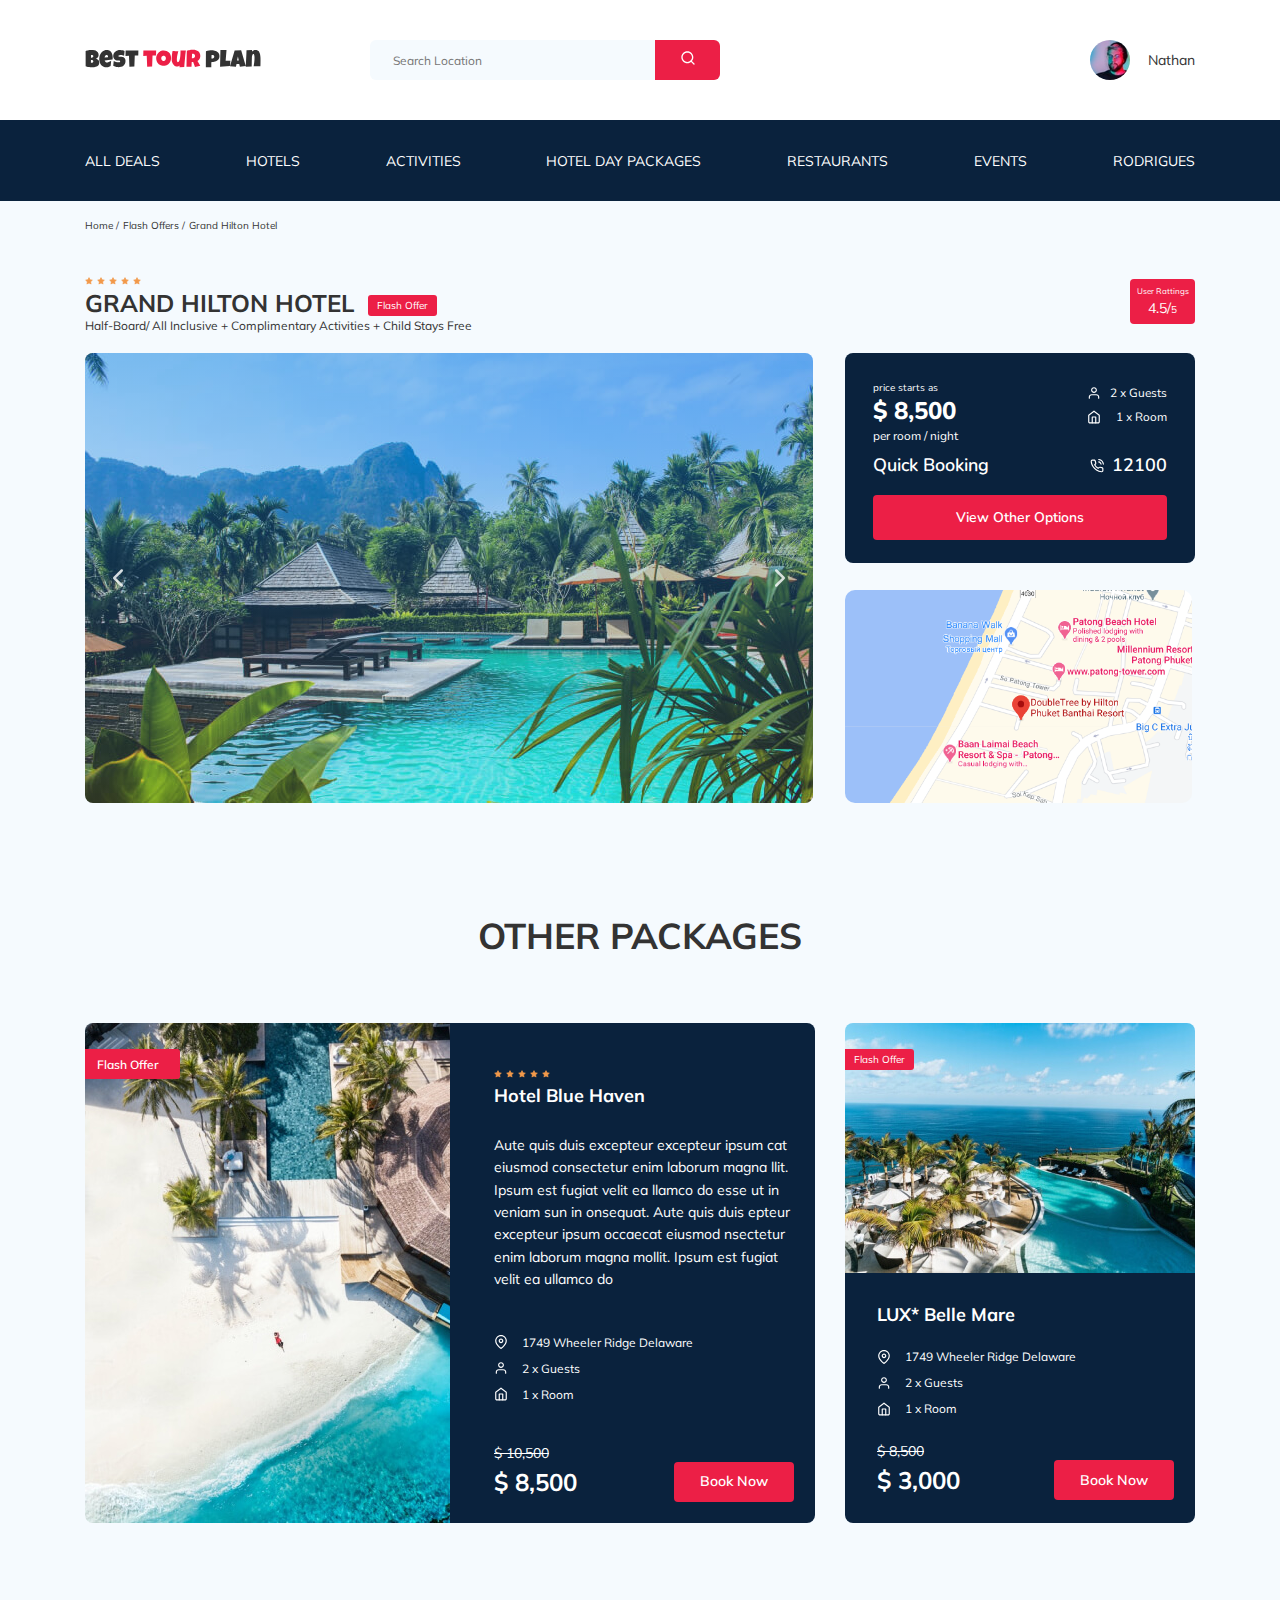
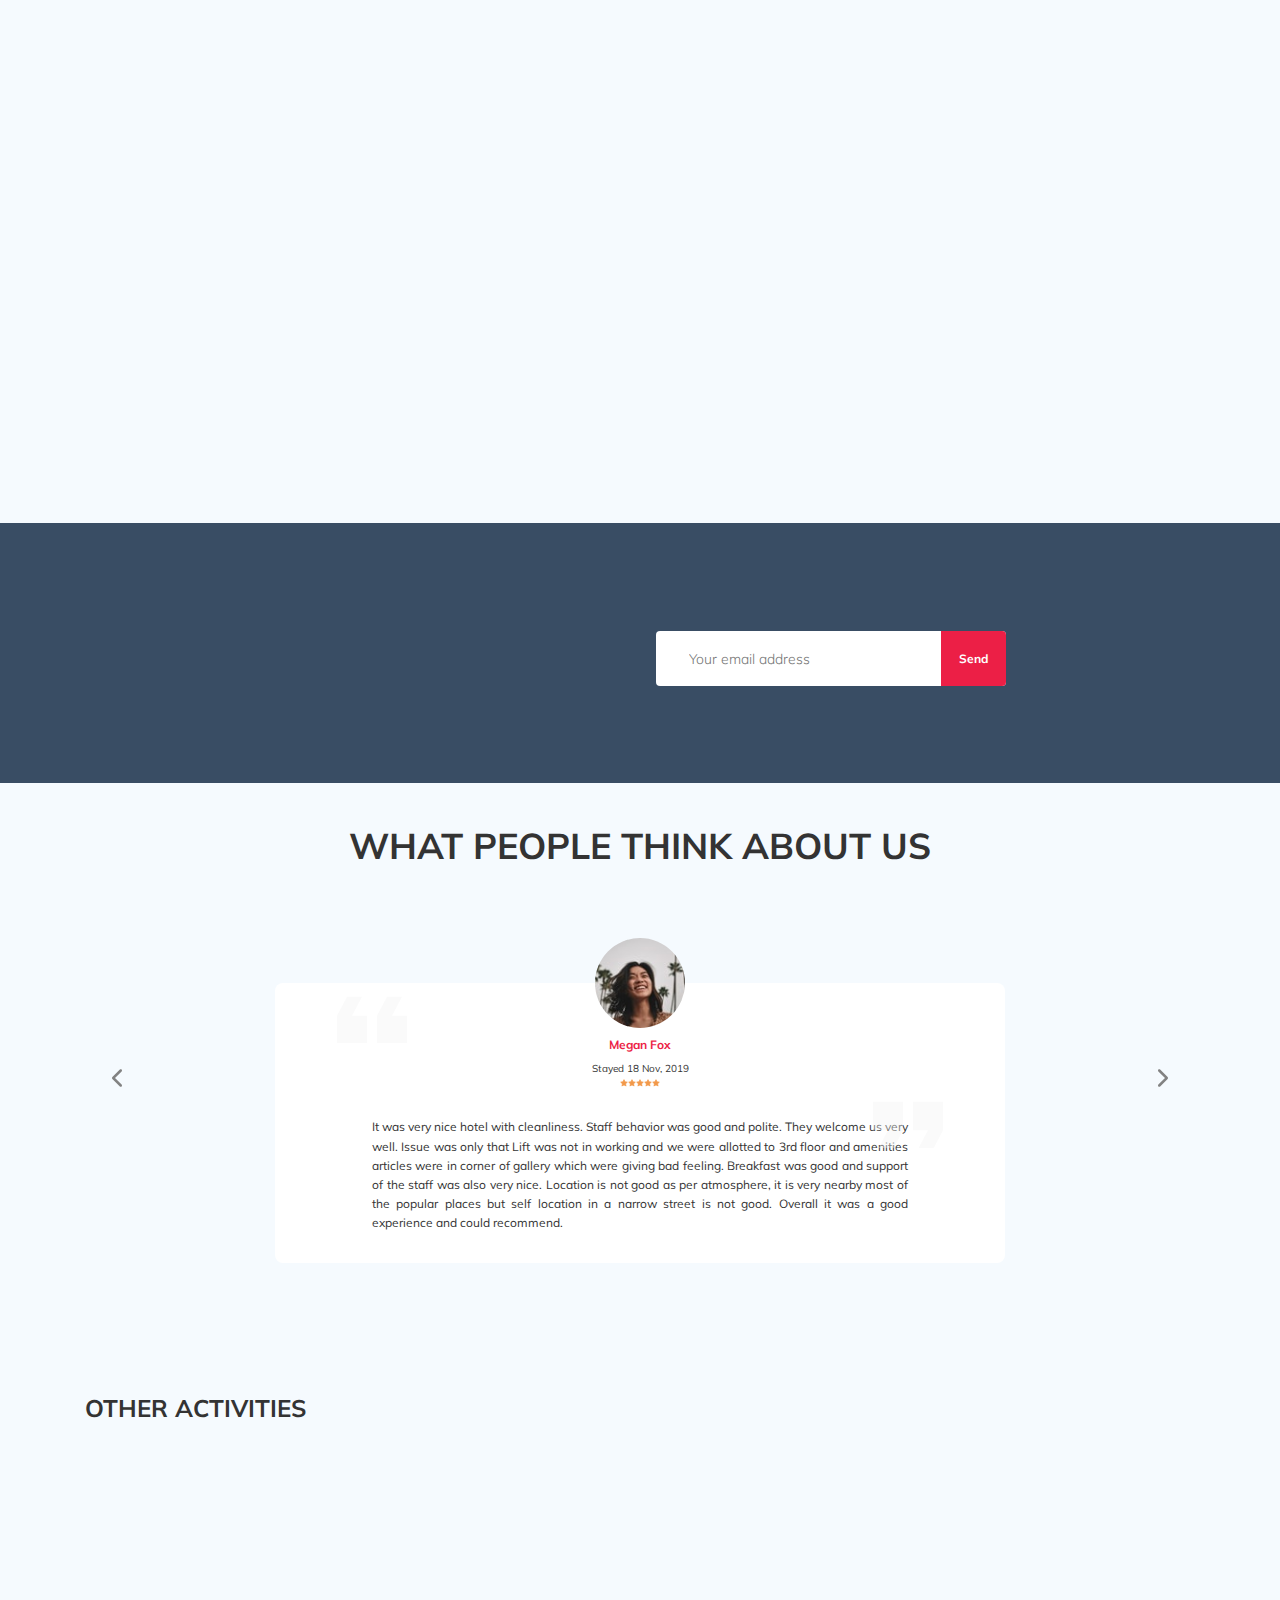
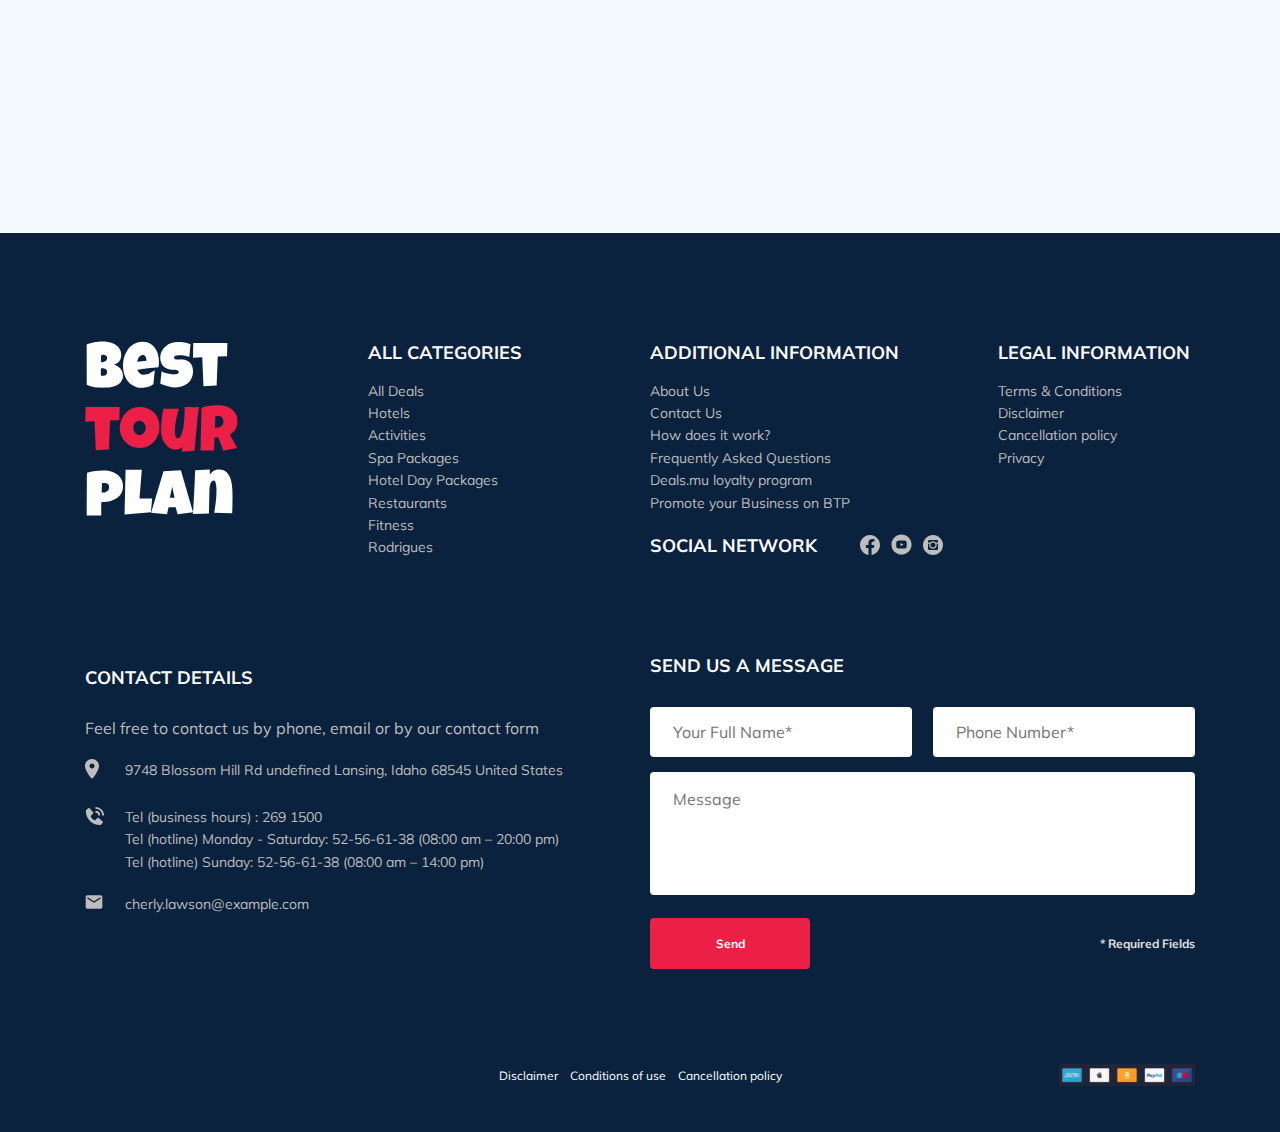
<file: index.html>
<!DOCTYPE html>
<html lang="en">
<head>
  <meta charset="UTF-8">
  <meta name="viewport" content="width=device-width, initial-scale=1.0">
  <title>Best Tour Plan - Hotel Booking</title>
  <link rel="shortcut icon" href="img/favicon.ico" type="image/x-icon">
  <link rel="preconnect" href="https://fonts.gstatic.com">
  <link href="https://fonts.googleapis.com/css2?family=Mulish:wght@400;700&family=Nunito:wght@400;600;700&display=swap" rel="stylesheet">
  <link rel="stylesheet" href="css/swiper-bundle.min.css">
  <link rel="stylesheet" href="css/aos.css">
  <link rel="stylesheet" href="css/lazyframe.css">
  <link rel="stylesheet" href="css/style.css">
</head>
  <body>
    <header class="navbar navbar__mobile_fixed">
      <div class="container">
        <div class="navbar-top">
          <a href="index.html" class="logo" data-aos="fade-right">
            <img src="img/horizontal-logo.svg" 
            alt="Logo: Best Tour Plan" 
            class="logo__img">
          </a>

          <form action="#" class="search navbar__search navbar__search_mobile_hidden">
            <input 
            type="text" 
            class="search__input" 
            placeholder="Search Location"
            />
            <button class="search__button">
              <img src="img/search.svg" alt="Icon: search">
            </button>
          </form>

          <a href="#" class="user navbar__user navbar__user_mobile_hidden">
            <img 
            src="img/user-avatar.jpeg" 
            alt="avatar: Nathan" 
            class="user__avatar"
            />
            <span class="user__name">Nathan</span>
          </a>
          <!-- /.user -->
          <button class="menu-button navbar-top__menu-button">
            <span class="menu-button__line"></span>
            <span class="menu-button__line"></span>
            <span class="menu-button__line"></span>
          </button>
        </div>
        <!-- /.navbar-top -->
      </div>
      <!-- /.container -->
      <nav class="navbar-bottom">
        <div class="container">
          <ul class="navbar-menu">
            <li class="navbar-menu__item navbar-menu__item_mobile_visible">
              <a href="#" class="user navbar__user navbar__user_mobile_visible">
                <img src="img/user-avatar.jpeg" alt="avatar: Nathan" class="user__avatar" />
                <span class="user__name user__name_light">Nathan</span>
              </a>
              <!-- /.user -->
            </li>
            <li class="navbar-menu__item navbar-menu__item_mobile_visible">
              <form action="#" class="search navbar__search navbar__search_mobile_visible">
                <input type="text" class="search__input" placeholder="Search Location" />
                <button class="search__button">
                  <img src="img/search.svg" alt="Icon: search">
                </button>
              </form>
            </li>
            <li class="navbar-menu__item">
              <a href="#" class="navbar-menu__link">All Deals</a>
            </li>
            <li class="navbar-menu__item">
              <a href="#" class="navbar-menu__link">Hotels</a>
            </li>
            <li class="navbar-menu__item">
              <a href="#" class="navbar-menu__link">Activities</a>
            </li>
            <li class="navbar-menu__item">
              <a href="#" class="navbar-menu__link">Hotel Day Packages</a>
            </li>
            <li class="navbar-menu__item">
              <a href="#" class="navbar-menu__link">Restaurants</a>
            </li>
            <li class="navbar-menu__item">
              <a href="#" class="navbar-menu__link">Events</a>
            </li>
            <li class="navbar-menu__item">
              <a href="#" class="navbar-menu__link">Rodrigues</a>
            </li>
          </ul>
        </div>
        <!-- /.container -->
      </nav>
      <!-- /.navbar-bottom -->
    </header>

    <nav class="breadcrumb">
      <div class="container">
        <ul class="breadcrumb-list">
          <li class="breadcrumb-list__item">
            <a href="#" class="breadcrumb-list__link">Home</a>
          </li>
          <li class="breadcrumb-list__item">
            <a href="#" class="breadcrumb-list__link">Flash Offers</a>
          </li>
          <li class="breadcrumb-list__item">
            Grand Hilton Hotel
          </li>
        </ul>
      </div>
      <!-- /.container -->
    </nav>
    <!-- /.breadcrumb -->

    <section class="hotel">
      <div class="container">
        <div class="hotel-info">
          <div class="hotel-info__text">
            <div class="hotel-wrapper">
              <div class="stars">
                <img src="img/star.svg" alt="star">
                <img src="img/star.svg" alt="star">
                <img src="img/star.svg" alt="star">
                <img src="img/star.svg" alt="star">
                <img src="img/star.svg" alt="star">
              </div>
              <h1 class="hotel-name hotel-info__name">GRAND HILTON HOTEL</h1>
              <span class="offer hotel-info__offer">Flash Offer</span>
            </div>
            <!-- /.hotel-wrapper -->
            <p class="hotel-description  hotel-info__description">Half-Board/ All Inclusive + Complimentary Activities + Child Stays Free</p>
          </div>
          <!-- /.hotel-info__text -->
          <div class="rating hotel-info__rating">
            <span class="rating__text">User Rattings</span>
            <span class="rating__counter">4.5/<small class="rating__counter rating__counter--small">5</small> </span>
          </div>
          <!-- /.hotel-info__rating -->
        </div>
        <!-- /.hotel-info -->
        <div class="hotel-grid">
          <div class="swiper-container hotel-slider hotel__slider" data-aos="flip-left">
            <!-- Additional required wrapper -->
            <div class="swiper-wrapper">
              <div class="swiper-slide hotel-slider__item">
                <img class="hotel-slider__image" src="img/slide-1.jpg" alt="slide-1">
              </div>
              <div class="swiper-slide hotel-slider__item">
                <img class="hotel-slider__image" src="img/slide-2.jpg" alt="slide-2">
              </div>
              <div class="swiper-slide hotel-slider__item">
                <img class="hotel-slider__image" src="img/slide-3.jpg" alt="slide-3">
              </div>
              <div class="swiper-slide hotel-slider__item">
                <img class="hotel-slider__image" src="img/slide-4.jpg" alt="slide-4">
              </div>
              <div class="swiper-slide hotel-slider__item">
                <img class="hotel-slider__image" src="img/slide-5.jpg" alt="slide-5">
              </div>
            </div>
            <!-- If we need navigation buttons -->
            <button class="hotel-slider__button hotel-slider__button--prev"></button>
            <button class="hotel-slider__button hotel-slider__button--next"></button>
          </div>

          <div class="hotel-reserve">
            <div class="booking">
              <div class="booking__info">
                <div class="booking__price">
                  <span class="booking__start">price starts as</span>
                  <strong class="booking__pricetag">$ 8,500</strong>
                  <span class="booking__per-room">per room / night</span>
                </div>
                <!-- /.booking__price -->
                <div class="booking__room">
                  <div class="booking__text">
                    <img src="img/user.svg" alt="Icon: user" class="booking__icon">
                    <span class="booking__description">2 x Guests</span>
                  </div>
                  <div class="booking__text">
                    <img src="img/home.svg" alt="Icon: home" class="booking__icon">
                    <span class="booking__description">1 x Room</span>
                  </div>
                </div>
                <!-- /.booking__room -->
              </div>
              <!-- /.booking__info -->
              <div class="booking__call-center">
                <span class="booking__heading">Quick Booking</span>
                <a class="booking__number" href="tel:12100">
                  <img src="img/phone-call.svg" alt="Icon: phone" class="booking__icon">
                  <span class="booking__num">12100</span>
                </a>
              </div>
              <!-- /.booking__call-center -->
              <button data-toggle="modal" data-href="#booking-modal" class="button booking__button">View Other Options</button>
            </div>
            <!-- /.booking -->
            <div class="map lazyframe" data-src="https://www.google.com/maps/embed?pb=!1m18!1m12!1m3!1d2283.6911901097233!2d98.29392404477981!3d7.890084008241842!2m3!1f0!2f0!3f0!3m2!1i1024!2i768!4f13.1!3m3!1m2!1s0x30503b7bfcd9f903%3A0xf7065fac1e3d7c48!2sDoubleTree%20by%20Hilton%20Phuket%20Banthai%20Resort!5e0!3m2!1sen!2sru!4v1607798558899!5m2!1sen!2sru"  data-thumbnail="img/google-map.png" aria-hidden="false" tabindex="0">
            </div>
            <!-- /.map -->
          </div>
        </div>
        <!-- /.hotel-grid -->
      </div>
      <!-- /.container -->
    </section>

    <section class="packages">
      <div class="container">
        <h2 class="packages__title">Other Packages</h2>
        <div class="packages__grid">
          <div class="packages__card">
            <span class="offer packages__offer packages__offer--first">Flash Offer</span>
            <img src="img/package-1.jpg" alt="Hotel Blue Haven" class="packages__image  packages__image-big">
            <div class="packages__info packages__info--first">
              <div class="packages-rating">
                <img src="img/star.svg" alt="star">
                <img src="img/star.svg" alt="star">
                <img src="img/star.svg" alt="star">
                <img src="img/star.svg" alt="star">
                <img src="img/star.svg" alt="star">
              </div>
              <!-- ./packages-rating -->
              <h3 class="packages__name packages__name--first">Hotel Blue Haven</h3>
              <p class="packages__exposition">Aute quis duis excepteur excepteur ipsum cat eiusmod consectetur enim laborum magna llit. Ipsum est fugiat velit ea
              llamco do esse ut in veniam sun in onsequat. Aute quis duis epteur excepteur ipsum occaecat eiusmod nsectetur enim
              laborum magna mollit. Ipsum est fugiat velit ea ullamco do</p>
              <div class="packages__room packages__room--first">
                <div class="packages__text">
                  <img src="img/map-pin.svg" alt="Icon: map-pin" class="packages__icon">
                  <span class="packages__description">1749 Wheeler Ridge Delaware</span>
                </div>
                <!-- /.packages__text -->
                <div class="packages__text">
                  <img src="img/user.svg" alt="Icon: user" class="packages__icon">
                  <span class="packages__description">2 x Guests</span>
                </div>
                <!-- /.packages__text -->
                <div class="packages__text">
                  <img src="img/home.svg" alt="Icon: home" class="packages__icon">
                  <span class="packages__description">1 x Room</span>
                </div>
                <!-- /.packages__text -->
              </div>
              <!-- /.packages__room -->
              <span class="packages__old-price">$ 10,500</span>
              <div class="packages__lower">
                <strong class="packages__new-price">$ 8,500</strong>
                <button class="packages__button" data-toggle="modal" data-href="#booking-modal">Book Now</button>
              </div>
              <!-- /.packages__lower -->
            </div>
            <!-- /.packages__info-->
          </div>
          <!-- /.packages__card packages__card-big -->

          <div class="packages__card">
            <span class="offer packages__offer">Flash Offer</span>
            <img src="img/package-2.jpg" alt="LUX* Belle Mare" class="packages__image">
            <div class="packages__info">
              <h3 class="packages__name">LUX* Belle Mare</h3>
              <div class="packages__room">
                <div class="packages__text">
                  <img src="img/map-pin.svg" alt="Icon: map-pin" class="packages__icon">
                  <span class="packages__description">1749 Wheeler Ridge Delaware</span>
                </div>
                <!-- /.packages__text -->
                <div class="packages__text">
                  <img src="img/user.svg" alt="Icon: user" class="packages__icon">
                  <span class="packages__description">2 x Guests</span>
                </div>
                <!-- /.packages__text -->
                <div class="packages__text">
                  <img src="img/home.svg" alt="Icon: home" class="packages__icon">
                  <span class="packages__description">1 x Room</span>
                </div>
                <!-- /.packages__text -->
              </div>
              <!-- /.packages__room -->
              <span class="packages__old-price">$ 8,500</span>
              <div class="packages__lower">
                <strong class="packages__new-price">$ 3,000</strong>
                <button class="packages__button" data-toggle="modal" data-href="#booking-modal">Book Now</button>
              </div>
              <!-- /.packages__lower -->
            </div>
            <!-- /.packages__info-->
          </div>
          <!-- /.packages__card-->

          <div class="packages__card" data-aos="fade-up" data-aos-delay="100">
            <span class="offer packages__offer">Flash Offer</span>
            <img src="img/package-3.jpg" alt="White Palace" class="packages__image">
            <div class="packages__info">
              <h3 class="packages__name">White Palace</h3>
              <div class="packages__room">
                <div class="packages__text">
                  <img src="img/map-pin.svg" alt="Icon: map-pin" class="packages__icon">
                  <span class="packages__description">1749 Wheeler Ridge Delaware</span>
                </div>
                <!-- /.packages__text -->
                <div class="packages__text">
                  <img src="img/user.svg" alt="Icon: user" class="packages__icon">
                  <span class="packages__description">2 x Guests</span>
                </div>
                <!-- /.packages__text -->
                <div class="packages__text">
                  <img src="img/home.svg" alt="Icon: home" class="packages__icon">
                  <span class="packages__description">1 x Room</span>
                </div>
                <!-- /.packages__text -->
              </div>
              <!-- /.packages__room -->
              <span class="packages__old-price">$ 10,500</span>
              <div class="packages__lower">
                <strong class="packages__new-price">$ 9,500</strong>
                <button class="packages__button" data-toggle="modal" data-href="#booking-modal">Book Now</button>
              </div>
              <!-- /.packages__lower -->
            </div>
            <!-- /.packages__info-->
          </div>
          <!-- /.packages__card-->

          <div class="packages__card" data-aos="fade-up" data-aos-delay="200">
            <span class="offer packages__offer">Flash Offer</span>
            <img src="img/package-4.jpg" alt="Luxury Place" class="packages__image">
            <div class="packages__info">
              <h3 class="packages__name">Luxury Place</h3>
              <div class="packages__room">
                <div class="packages__text">
                  <img src="img/map-pin.svg" alt="Icon: map-pin" class="packages__icon">
                  <span class="packages__description">1749 Wheeler Ridge Delaware</span>
                </div>
                <!-- /.packages__text -->
                <div class="packages__text">
                  <img src="img/user.svg" alt="Icon: user" class="packages__icon">
                  <span class="packages__description">2 x Guests</span>
                </div>
                <!-- /.packages__text -->
                <div class="packages__text">
                  <img src="img/home.svg" alt="Icon: home" class="packages__icon">
                  <span class="packages__description">1 x Room</span>
                </div>
                <!-- /.packages__text -->
              </div>
              <!-- /.packages__room -->
              <span class="packages__old-price">$ 4,500</span>
              <div class="packages__lower">
                <strong class="packages__new-price">$ 2,500</strong>
                <button class="packages__button" data-toggle="modal" data-href="#booking-modal">Book Now</button>
              </div>
              <!-- /.packages__lower -->
            </div>
            <!-- /.packages__info-->
          </div>
          <!-- /.packages__card-->

          <div class="packages__card" data-aos="fade-up" data-aos-delay="300">
            <span class="offer packages__offer">Flash Offer</span>
            <img src="img/package-5.jpg" alt="Hotel Five Star" class="packages__image">
            <div class="packages__info">
              <h3 class="packages__name">Hotel Five Star</h3>
              <div class="packages__room">
                <div class="packages__text">
                  <img src="img/map-pin.svg" alt="Icon: map-pin" class="packages__icon">
                  <span class="packages__description">1749 Wheeler Ridge Delaware</span>
                </div>
                <!-- /.packages__text -->
                <div class="packages__text">
                  <img src="img/user.svg" alt="Icon: user" class="packages__icon">
                  <span class="packages__description">2 x Guests</span>
                </div>
                <!-- /.packages__text -->
                <div class="packages__text">
                  <img src="img/home.svg" alt="Icon: home" class="packages__icon">
                  <span class="packages__description">1 x Room</span>
                </div>
                <!-- /.packages__text -->
              </div>
              <!-- /.packages__room" -->
              <span class="packages__old-price">$ 6,500</span>
              <div class="packages__lower">
                <strong class="packages__new-price">$ 3,500</strong>
                <button class="packages__button" data-toggle="modal" data-href="#booking-modal">Book Now</button>
              </div>
              <!-- /.packages__lower -->
            </div>
            <!-- /.packages__info-->
          </div>
          <!-- /.packages__card-->
        </div>
        <!-- /.packages__grid -->
      </div>
      <!-- /.container -->
    </section>

    <section class="newsletter parallax-window" data-parallax="scroll" data-image-src="img/newsletter-bg.jpeg">
      <div class="newsletter-wrapper">
        <h2 class="newsletter-title newsletter__title" data-aos="fade-right">
          subscribe to our
          <span class="newsletter-title__strong">Newsletter</span>
        </h2>
        <form action="send.php" method="POST" class="subscribe newsletter__subscribe">
          <input type="email" class="subscribe__input" placeholder="Your email address" name="subscribe_email" required/>
          <button class="subscribe__button">
            Send
          </button>
        </form>
      </div>
      <!-- /.newsletter-wrapper -->
    </section>

    <section class="reviews">
      <div class="container">
        <h2 class="reviews__title">What people think <br class="reviews__space"> about us</h2>
        <div class="swiper-container reviews-slider">
          <div class="swiper-wrapper">
            <div class="swiper-slide">
              <div class="reviews-slider__item">
                <div class="reviews-slider__profile">
                  <img src="img/reviews-avatar-1.jpeg" alt="Photo: Megan Fox" class="reviews-slider__avatar">
                  <h3 class="reviews-slider__username">Megan Fox</h3>
                  <span class="reviews-slider__date">Stayed 18 Nov, 2019</span>
                  <div class="reviews-slider__rating">
                    <img src="img/star.svg" alt="star">
                    <img src="img/star.svg" alt="star">
                    <img src="img/star.svg" alt="star">
                    <img src="img/star.svg" alt="star">
                    <img src="img/star.svg" alt="star">
                  </div>
                  <!-- ./reviews-rating -->
                </div>
                <!-- /.reviews-slider__profile -->
                <p class="reviews-slider__text">
                  It was very nice hotel with cleanliness. Staff behavior was good and polite. They welcome us very well. Issue was only
                that Lift was not in working and we were allotted to 3rd floor and amenities articles were in corner of gallery which
                were giving bad feeling. Breakfast was good and support of the staff was also very nice. Location is not good as per
                atmosphere, it is very nearby most of the popular places but self location in a narrow street is not good. Overall it
                was a good experience and could recommend.</p>
              </div>
              <!-- /.reviews-slider__item -->
            </div>
            <!-- ./swiper-slide -->

            <div class="swiper-slide">
              <div class="reviews-slider__item">
                <div class="reviews-slider__profile">
                  <img src="img/reviews-avatar-2.jpeg" alt="Photo: Jessica Jhones" class="reviews-slider__avatar">
                  <h3 class="reviews-slider__username">Jessica Jhones</h3>
                  <span class="reviews-slider__date">Stayed 17 Oct, 2018</span>
                  <div class="reviews-slider__rating">
                    <img src="img/star.svg" alt="star">
                    <img src="img/star.svg" alt="star">
                    <img src="img/star.svg" alt="star">
                    <img src="img/star.svg" alt="star">
                    <img src="img/star.svg" alt="star">
                  </div>
                  <!-- ./reviews-rating -->
                </div>
                <!-- /.reviews-slider__profile -->
                <p class="reviews-slider__text">
                  Lorem ipsum dolor sit amet consectetur adipisicing elit. Asperiores voluptatum doloribus et deserunt voluptates aliquid esse minus perferendis modi rem non a saepe, repellat tempora temporibus rerum obcaecati laboriosam sequi! Lorem ipsum dolor sit amet, consectetur adipisicing elit. Temporibus dolore corrupti suscipit tempore quisquam laudantium recusandae accusamus odio, porro eos atque deleniti laborum sequi impedit ullam, quibusdam quam necessitatibus illum.</p>
              </div>
              <!-- /.reviews-slider__item -->
            </div>
            <!-- ./swiper-slide -->

            <div class="swiper-slide">
              <div class="reviews-slider__item">
                <div class="reviews-slider__profile">
                  <img src="img/reviews-avatar-3.jpeg" alt="Photo: Will Smith" class="reviews-slider__avatar">
                  <h3 class="reviews-slider__username">Will Smith</h3>
                  <span class="reviews-slider__date">Stayed 23 Jun, 2019</span>
                  <div class="reviews-slider__rating">
                    <img src="img/star.svg" alt="star">
                    <img src="img/star.svg" alt="star">
                    <img src="img/star.svg" alt="star">
                    <img src="img/star.svg" alt="star">
                    <img src="img/star.svg" alt="star">
                  </div>
                  <!-- ./reviews-rating -->
                </div>
                <!-- /.reviews-slider__profile -->
                <p class="reviews-slider__text">
                 Lorem ipsum dolor sit amet, consectetur adipisicing elit. Facere eveniet, quis molestias odit nostrum tenetur debitis sit provident excepturi, optio molestiae exercitationem qui aperiam, velit in mollitia est neque sed? Lorem ipsum dolor sit amet consectetur adipisicing elit. Voluptates eius itaque voluptatibus commodi dicta ad quo quam ipsum quae facere. Provident cumque delectus expedita illum repudiandae iusto, modi adipisci inventore.</p>
              </div>
              <!-- /.reviews-slider__item -->
            </div>
            <!-- ./swiper-slide -->

            <div class="swiper-slide">
              <div class="reviews-slider__item">
                <div class="reviews-slider__profile">
                  <img src="img/reviews-avatar-4.jpeg" alt="Photo: Will Smith" class="reviews-slider__avatar">
                  <h3 class="reviews-slider__username">Josh Jackson</h3>
                  <span class="reviews-slider__date">Stayed 7 May, 2019</span>
                  <div class="reviews-slider__rating">
                    <img src="img/star.svg" alt="star">
                    <img src="img/star.svg" alt="star">
                    <img src="img/star.svg" alt="star">
                    <img src="img/star.svg" alt="star">
                    <img src="img/star.svg" alt="star">
                  </div>
                  <!-- ./reviews-rating -->
                </div>
                <!-- /.reviews-slider__profile -->
                <p class="reviews-slider__text">
                  Lorem ipsum dolor sit amet consectetur adipisicing elit. Commodi, dignissimos? Exercitationem, porro. Obcaecati corporis tenetur, asperiores veniam recusandae at doloribus voluptatum necessitatibus hic illo voluptate dolorum, labore veritatis iste quia. Lorem ipsum, dolor sit amet consectetur adipisicing elit. Impedit ipsa dicta eligendi, obcaecati hic voluptatum explicabo aspernatur quia magnam incidunt doloribus suscipit deserunt inventore perferendis corrupti provident odio cupiditate tempore.</p>
              </div>
              <!-- /.reviews-slider__item -->
            </div>
            <!-- ./swiper-slide -->

            <div class="swiper-slide">
              <div class="reviews-slider__item">
                <div class="reviews-slider__profile">
                  <img src="img/reviews-avatar-5.jpeg" alt="Photo: Will Smith" class="reviews-slider__avatar">
                  <h3 class="reviews-slider__username">Diana Grant</h3>
                  <span class="reviews-slider__date">Stayed 16 Feb, 2018</span>
                  <div class="reviews-slider__rating">
                    <img src="img/star.svg" alt="star">
                    <img src="img/star.svg" alt="star">
                    <img src="img/star.svg" alt="star">
                    <img src="img/star.svg" alt="star">
                    <img src="img/star.svg" alt="star">
                  </div>
                  <!-- ./reviews-rating -->
                </div>
                <!-- /.reviews-slider__profile -->
                <p class="reviews-slider__text">
                  Lorem ipsum dolor sit amet, consectetur adipisicing elit. Soluta sequi quidem omnis possimus in dignissimos commodi, nemo sunt itaque odio minima eaque. Dicta aperiam ratione accusamus accusantium libero, sed aut. Lorem ipsum dolor sit, amet consectetur adipisicing elit. Ducimus ipsam vero dolore? Laboriosam magnam aliquam labore ea ab quaerat id tenetur dolorem nam dolore rerum, illum perferendis eaque suscipit laborum.</p>
              </div>
              <!-- /.reviews-slider__item -->
            </div>
            <!-- ./swiper-slide -->
          </div>
          <!-- ./swiper-wrapper -->

          <button class="reviews-slider__button reviews-slider__button--prev"></button>
          <button class="reviews-slider__button reviews-slider__button--next"></button>
        </div>
        <!-- /.reviews-slider-->
      </div>
    </section>
    
    <section class="activities">
      <div class="container">
        <h2 class="activities__title">Other Activities</h2>
        <div class="activities-wrapper">
          <div class="card activities__card" data-aos="fade-right" data-aos-delay="200">
            <img src="img/activity-1.jpeg" alt="The curious corner
            of chamarel" class="card__image">
            <h3 class="card__title">The curious corner of chamarel</h3>
            <button class="card__button" data-toggle="modal" data-href="#booking-modal">Book Now</button>
          </div>
          <!-- /card -->
          <div class="card activities__card" data-aos="fade-right" data-aos-delay="400">
            <img src="img/activity-2.jpeg" alt="Gymkhana club golf course" class="card__image">
            <h3 class="card__title">Gymkhana club golf course</h3>
            <button class="card__button" data-toggle="modal" data-href="#booking-modal">Book Now</button>
          </div>
          <!-- /card -->
          <div class="card activities__card" data-aos="fade-right" data-aos-delay="600">
            <img src="img/activity-3.jpeg" alt="Tamarind falls hiking trip - full day" class="card__image">
            <h3 class="card__title">Tamarind falls hiking trip - full day</h3>
            <button class="card__button" data-toggle="modal" data-href="#booking-modal">Book Now</button>
          </div>
          <!-- /card -->
          <div class="card activities__card"  data-aos="fade-right" data-aos-delay="800">
            <img src="img/activity-4.jpeg" alt="The blue marine discovery quest" class="card__image">
            <h3 class="card__title">The blue marine discovery quest</h3>
            <button class="card__button" data-toggle="modal" data-href="#booking-modal">Book Now</button>
          </div>
          <!-- /card -->
        </div>
        <!-- /.activities-wrapper -->
      </div>
      <!-- /.container -->
    </section>

    <footer class="footer">
      <div class="container">
        <div class="footer__grid">
          <a href="index.html" class="logo footer__logo">
            <img src="img/vertical-logo.svg" alt="Logo: Best Tour Plan">
          </a>
          <div class="footer__list footer__categories">
            <h3 class="footer__title">ALL CATEGORIES</h3>
            <ul class="footer__ul">
              <li class="footer__item">
                <a href="#" class="footer__link">All Deals</a>
              </li>
              <li class="footer__item">
                <a href="#" class="footer__link">Hotels</a>
              </li>
              <li class="footer__item">
                <a href="#" class="footer__link">Activities</a>
              </li>
              <li class="footer__item">
                <a href="#" class="footer__link">Spa Packages</a>
              </li>
              <li class="footer__item">
                <a href="#" class="footer__link">Hotel Day Packages</a>
              </li>
              <li class="footer__item">
                <a href="#" class="footer__link">Restaurants</a>
              </li>
              <li class="footer__item">
                <a href="#" class="footer__link">Fitness</a>
              </li>
              <li class="footer__item">
                <a href="#" class="footer__link">Rodrigues</a>
              </li>
            </ul>
          </div>
          <!-- /.footer__list -->
          <div class="footer__list footer__additional">
            <h3 class="footer__title">ADDITIONAL INFORMATION</h3>
            <ul class="footer__ul">
              <li class="footer__item">
                <a href="#" class="footer__link">About Us</a>
              </li>
              <li class="footer__item">
                <a href="#" class="footer__link">Contact Us</a>
              </li>
              <li class="footer__item">
                <a href="#" class="footer__link">How does it work?</a>
              </li>
              <li class="footer__item">
                <a href="#" class="footer__link">Frequently Asked Questions</a>
              </li>
              <li class="footer__item">
                <a href="#" class="footer__link">Deals.mu loyalty program</a>
              </li>
              <li class="footer__item">
                <a href="#" class="footer__link">Promote your Business on BTP</a>
              </li>
            </ul>
          </div>
          <!-- /.footer__list -->
          <div class="footer__social-network">
            <h3 class="footer__title footer__title--inline">Social Network</h3>
            <div class="footer__social-links">
              <a class="footer__link" href="https://ru-ru.facebook.com/" target="_blank">
                <img src="img/facebook.svg" alt="Icon: Facebook" class="footer__icon">
              </a>
              <a class="footer__link" href="https://www.youtube.com/" target="_blank">
                <img src="img/youtube.svg" alt="Icon: Youtube" class="footer__icon">
              </a>
              <a class="footer__link" href="https://www.instagram.com/" target="_blank">
                <img src="img/instagram.svg" alt="Icon: Instagram" class="footer__icon">
              </a>
            </div>
            <!-- /.footer__social__links -->
          </div>
          <!-- /.footer__social-network -->
          <div class="footer__list footer__legal">
            <h3 class="footer__title">LEGAL INFORMATION</h3>
            <ul class="footer__ul">
              <li class="footer__item">
                <a href="#" class="footer__link">Terms & Conditions</a>
              </li>
              <li class="footer__item">
                <a href="#" class="footer__link">Disclaimer</a>
              </li>
              <li class="footer__item">
                <a href="#" class="footer__link">Cancellation policy</a>
              </li>
              <li class="footer__item">
                <a href="#" class="footer__link">Privacy</a>
              </li>
            </ul>  
          </div>
          <!-- /.footer__list -->
          <div class="footer__contact-details">
            <h3 class="footer__title footer__title--mb-3">Contact Details</h3>
            <p class="footer__text">Feel free to contact us by phone, email or by our contact form</p>
            <ul class="footer__ul">
              <li class="footer__item footer__item--mb-2">
                <div class="footer__icon-wrapper">
                  <img src="img/map-marker.svg" alt="Icon: Map marker" class="footer__icon">
                </div>
                9748 Blossom Hill Rd undefined Lansing, Idaho 68545 United States
              </li>
              <li class="footer__item footer__item--mb-2">
                <div class="footer__icon-wrapper">
                  <img src="img/contact-phone-call.svg" alt="Icon: Contacts phone" class="footer__icon">
                </div>
                <div class="footer__phones">
                  Tel (business hours) : <a href="tel:269-1500" class="footer__link">269 1500</a> <br>
                  Tel (hotline) Monday - Saturday: <a href="tel:52-56-61-38" class="footer__link">52-56-61-38</a> (08:00 am – 20:00 pm) <br>
                  Tel (hotline) Sunday: <a href="tel:52-56-61-38" class="footer__link"> 52-56-61-38</a> (08:00 am – 14:00 pm) <br>
                </div>
              </li>
              <li class="footer__item footer__item--mb-2">
                <div class="footer__icon-wrapper">
                  <img src="img/email.svg" alt="Icon: email" class="footer__icon">
                </div>
                <a href="mailto:cherly.lawson@example.com" class="footer__link">cherly.lawson@example.com</a>
              </li>
            </ul>
          </div>
          <!-- /.footer__contact-details -->
          <div class="footer__contact-form">
            <h3 class="footer__title footer__title--mb-3">Send us a message</h3>
            <form action="send.php" method="POST" class="footer__form form">
              <div class="footer__input-group">
                <input type="text" class="input footer__input" placeholder="Your Full Name*" name="name" required minlength="2">
              </div>
              <div class="footer__input-group">
                <input type="tel" class="input footer__input" placeholder="Phone Number*" name="phone" required>
              </div>
              <textarea class="message  footer__message" placeholder="Message" name="message"></textarea>
              <button class="button footer__button" type="submit">Send</button>
              <span class="footer__info">* Required Fields</span>
            </form>
          </div>
          <!-- /.footer__contact-form -->
          <div class="footer__bottom">
            <div class="footer__bottom-links">
              <a href="#" class="footer__bottom-link">Disclaimer</a>
              <a href="#" class="footer__bottom-link">Conditions of use</a>
              <a href="#" class="footer__bottom-link">Cancellation policy</a>
            </div>
            <img src="img/pay.svg" alt="Pay system">
          </div>
          <!-- ./foooter__bottom -->
        </div>
        <!-- ./footer__grid -->
      </div>
      <!-- /.container -->
    </footer>

    <div class="modal" id="booking-modal">
      <div class="modal__overlay"></div>
      <!-- /.modal__overlay -->
      <div class="modal__dialog">
        <a href="" class="modal__close">
          <img src="img/close.svg" alt="Icone: close">
        </a>
        <h3 class="modal__title">Booking</h3>
        <form action="send.php" method="POST" class="modal__form form">
          <input type="text" class="input modal__input" placeholder="Your Full Name*" name="name" required minlength="2">
          <input type="tel" class="input modal__input" placeholder="Phone Number*" name="phone" required>
          <input type="email" class="input modal__input" placeholder="Email*" name="email" required>
          <textarea class="message modal__message" placeholder="Message" name="message"></textarea>
          <button class="button modal__button" type="submit">Send</button>
          <span class="modal__info">* Required Fields</span>
        </form>
      </div>
      <!-- /.modal__dialog -->
    </div>
    <!-- /.modal -->

    <script src="js/jquery-3.5.1.min.js"></script>
    <script src="js/parallax.min.js"></script>
    <script src="js/swiper-bundle.min.js"></script>
    <script src="js/jquery.validate.min.js"></script>
    <script src="js/jquery.maskedinput.min.js"></script>
    <script src="js/lazyframe.min.js"></script>
    <script>
      lazyframe('.map');
    </script>
    <script src="js/aos.js"></script>
    <!-- <script src="js/map.js"></script> -->
    <script src="js/main.js"></script>
  </body>
</html>
</file>
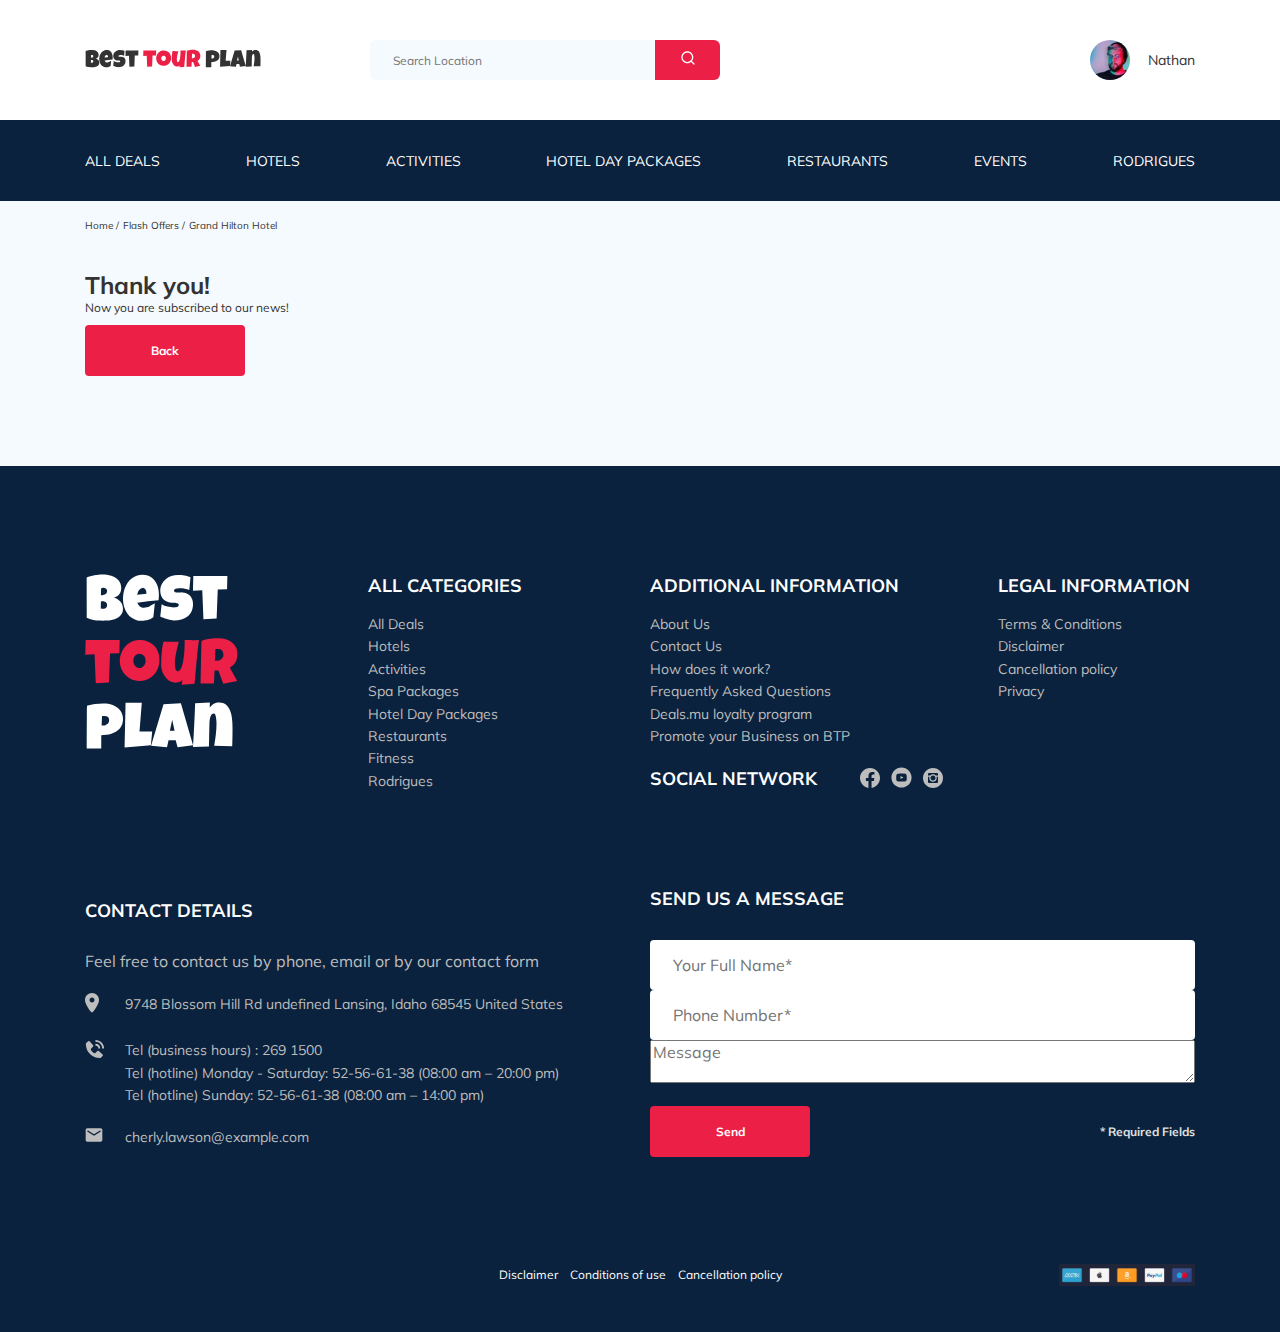
<file: subscribe-thankyou.html>
<!DOCTYPE html>
<html lang="en">

<head>
  <meta charset="UTF-8">
  <meta name="viewport" content="width=device-width, initial-scale=1.0">
  <title>Best Tour Plan - Hotel Booking</title>
  <link rel="shortcut icon" href="img/favicon.ico" type="image/x-icon">
  <link rel="preconnect" href="https://fonts.gstatic.com">
  <link href="https://fonts.googleapis.com/css2?family=Mulish:wght@400;700&family=Nunito:wght@400;600;700&display=swap"
    rel="stylesheet">
  <link rel="stylesheet" href="css/swiper-bundle.min.css">
  <link rel="stylesheet" href="css/style.css">
</head>

<body>
  <header class="navbar navbar__mobile_fixed">
    <div class="container">
      <div class="navbar-top">
        <a href="index.html" class="logo">
          <img src="img/horizontal-logo.svg" alt="Logo: Best Tour Plan" class="logo__img">
        </a>

        <form action="#" class="search navbar__search navbar__search_mobile_hidden">
          <input type="text" class="search__input" placeholder="Search Location" />
          <button class="search__button">
            <img src="img/search.svg" alt="Icon: search">
          </button>
        </form>

        <a href="#" class="user navbar__user navbar__user_mobile_hidden">
          <img src="img/user-avatar.jpeg" alt="avatar: Nathan" class="user__avatar" />
          <span class="user__name">Nathan</span>
        </a>
        <!-- /.user -->
        <button class="menu-button navbar-top__menu-button">
          <span class="menu-button__line"></span>
          <span class="menu-button__line"></span>
          <span class="menu-button__line"></span>
        </button>
      </div>
      <!-- /.navbar-top -->
    </div>
    <!-- /.container -->
    <nav class="navbar-bottom">
      <div class="container">
        <ul class="navbar-menu">
          <li class="navbar-menu__item navbar-menu__item_mobile_visible">
            <a href="#" class="user navbar__user navbar__user_mobile_visible">
              <img src="img/user-avatar.jpeg" alt="avatar: Nathan" class="user__avatar" />
              <span class="user__name user__name_light">Nathan</span>
            </a>
            <!-- /.user -->
          </li>
          <li class="navbar-menu__item navbar-menu__item_mobile_visible">
            <form action="#" class="search navbar__search navbar__search_mobile_visible">
              <input type="text" class="search__input" placeholder="Search Location" />
              <button class="search__button">
                <img src="img/search.svg" alt="Icon: search">
              </button>
            </form>
          </li>
          <li class="navbar-menu__item">
            <a href="#" class="navbar-menu__link">All Deals</a>
          </li>
          <li class="navbar-menu__item">
            <a href="#" class="navbar-menu__link">Hotels</a>
          </li>
          <li class="navbar-menu__item">
            <a href="#" class="navbar-menu__link">Activities</a>
          </li>
          <li class="navbar-menu__item">
            <a href="#" class="navbar-menu__link">Hotel Day Packages</a>
          </li>
          <li class="navbar-menu__item">
            <a href="#" class="navbar-menu__link">Restaurants</a>
          </li>
          <li class="navbar-menu__item">
            <a href="#" class="navbar-menu__link">Events</a>
          </li>
          <li class="navbar-menu__item">
            <a href="#" class="navbar-menu__link">Rodrigues</a>
          </li>
        </ul>
      </div>
      <!-- /.container -->
    </nav>
    <!-- /.navbar-bottom -->
  </header>

  <nav class="breadcrumb">
    <div class="container">
      <ul class="breadcrumb-list">
        <li class="breadcrumb-list__item">
          <a href="#" class="breadcrumb-list__link">Home</a>
        </li>
        <li class="breadcrumb-list__item">
          <a href="#" class="breadcrumb-list__link">Flash Offers</a>
        </li>
        <li class="breadcrumb-list__item">
          Grand Hilton Hotel
        </li>
      </ul>
    </div>
    <!-- /.container -->
  </nav>
  <!-- /.breadcrumb -->

  <section class="hotel">
    <div class="container">
      <div class="hotel-info">
        <div class="hotel-info__text">
          <div class="hotel-wrapper">
            <h1 class="hotel-name hotel-info__name">Thank you!</h1>
          </div>
          <!-- /.hotel-wrapper -->
          <p class="hotel-description  hotel-info__description">Now you are subscribed to our news!</p>
          <button onclick="document.location='index.html'" class="button hotel__button">Back</button>
        </div>
        <!-- /.hotel-info__text -->
      </div>
      <!-- /.hotel-info -->
    </div>
    <!-- /.container -->
  </section>


  <footer class="footer">
    <div class="container">
      <div class="footer__grid">
        <a href="index.html" class="logo footer__logo">
          <img src="img/vertical-logo.svg" alt="Logo: Best Tour Plan">
        </a>
        <div class="footer__list footer__categories">
          <h3 class="footer__title">ALL CATEGORIES</h3>
          <ul class="footer__ul">
            <li class="footer__item">
              <a href="#" class="footer__link">All Deals</a>
            </li>
            <li class="footer__item">
              <a href="#" class="footer__link">Hotels</a>
            </li>
            <li class="footer__item">
              <a href="#" class="footer__link">Activities</a>
            </li>
            <li class="footer__item">
              <a href="#" class="footer__link">Spa Packages</a>
            </li>
            <li class="footer__item">
              <a href="#" class="footer__link">Hotel Day Packages</a>
            </li>
            <li class="footer__item">
              <a href="#" class="footer__link">Restaurants</a>
            </li>
            <li class="footer__item">
              <a href="#" class="footer__link">Fitness</a>
            </li>
            <li class="footer__item">
              <a href="#" class="footer__link">Rodrigues</a>
            </li>
          </ul>
        </div>
        <!-- /.footer__list -->
        <div class="footer__list footer__additional">
          <h3 class="footer__title">ADDITIONAL INFORMATION</h3>
          <ul class="footer__ul">
            <li class="footer__item">
              <a href="#" class="footer__link">About Us</a>
            </li>
            <li class="footer__item">
              <a href="#" class="footer__link">Contact Us</a>
            </li>
            <li class="footer__item">
              <a href="#" class="footer__link">How does it work?</a>
            </li>
            <li class="footer__item">
              <a href="#" class="footer__link">Frequently Asked Questions</a>
            </li>
            <li class="footer__item">
              <a href="#" class="footer__link">Deals.mu loyalty program</a>
            </li>
            <li class="footer__item">
              <a href="#" class="footer__link">Promote your Business on BTP</a>
            </li>
          </ul>
        </div>
        <!-- /.footer__list -->
        <div class="footer__social-network">
          <h3 class="footer__title footer__title--inline">Social Network</h3>
          <div class="footer__social-links">
            <a class="footer__link" href="https://ru-ru.facebook.com/" target="_blank">
              <img src="img/facebook.svg" alt="Icon: Facebook" class="footer__icon">
            </a>
            <a class="footer__link" href="https://www.youtube.com/" target="_blank">
              <img src="img/youtube.svg" alt="Icon: Youtube" class="footer__icon">
            </a>
            <a class="footer__link" href="https://www.instagram.com/" target="_blank">
              <img src="img/instagram.svg" alt="Icon: Instagram" class="footer__icon">
            </a>
          </div>
          <!-- /.footer__social__links -->
        </div>
        <!-- /.footer__social-network -->
        <div class="footer__list footer__legal">
          <h3 class="footer__title">LEGAL INFORMATION</h3>
          <ul class="footer__ul">
            <li class="footer__item">
              <a href="#" class="footer__link">Terms & Conditions</a>
            </li>
            <li class="footer__item">
              <a href="#" class="footer__link">Disclaimer</a>
            </li>
            <li class="footer__item">
              <a href="#" class="footer__link">Cancellation policy</a>
            </li>
            <li class="footer__item">
              <a href="#" class="footer__link">Privacy</a>
            </li>
          </ul>
        </div>
        <!-- /.footer__list -->
        <div class="footer__contact-details">
          <h3 class="footer__title footer__title--mb-3">Contact Details</h3>
          <p class="footer__text">Feel free to contact us by phone, email or by our contact form</p>
          <ul class="footer__ul">
            <li class="footer__item footer__item--mb-2">
              <div class="footer__icon-wrapper">
                <img src="img/map-marker.svg" alt="Icon: Map marker" class="footer__icon">
              </div>
              9748 Blossom Hill Rd undefined Lansing, Idaho 68545 United States
            </li>
            <li class="footer__item footer__item--mb-2">
              <div class="footer__icon-wrapper">
                <img src="img/contact-phone-call.svg" alt="Icon: Contacts phone" class="footer__icon">
              </div>
              <div class="footer__phones">
                Tel (business hours) : <a href="tel:269-1500" class="footer__link">269 1500</a> <br>
                Tel (hotline) Monday - Saturday: <a href="tel:52-56-61-38" class="footer__link">52-56-61-38</a> (08:00
                am – 20:00 pm) <br>
                Tel (hotline) Sunday: <a href="tel:52-56-61-38" class="footer__link"> 52-56-61-38</a> (08:00 am – 14:00
                pm) <br>
              </div>
            </li>
            <li class="footer__item footer__item--mb-2">
              <div class="footer__icon-wrapper">
                <img src="img/email.svg" alt="Icon: email" class="footer__icon">
              </div>
              <a href="mailto:cherly.lawson@example.com" class="footer__link">cherly.lawson@example.com</a>
            </li>
          </ul>
        </div>
        <!-- /.footer__contact-details -->
        <div class="footer__contact-form">
          <h3 class="footer__title footer__title--mb-3">Send us a message</h3>
          <form action="send.php" method="POST" class="footer__form">
            <input type="text" class="input footer__input" placeholder="Your Full Name*" name="name">
            <input type="text" class="input footer__input" placeholder="Phone Number*" name="phone">
            <textarea class="footer__message" placeholder="Message" name="message"></textarea>
            <button class="button footer__button" type="submit">Send</button>
            <span class="footer__info">* Required Fields</span>
          </form>
        </div>
        <!-- /.footer__contact-form -->
        <div class="footer__bottom">
          <div class="footer__bottom-links">
            <a href="#" class="footer__bottom-link">Disclaimer</a>
            <a href="#" class="footer__bottom-link">Conditions of use</a>
            <a href="#" class="footer__bottom-link">Cancellation policy</a>
          </div>
          <img src="img/pay.svg" alt="Pay system">
        </div>
        <!-- ./foooter__bottom -->
      </div>
      <!-- ./footer__grid -->
    </div>
    <!-- /.container -->
  </footer>

  <script src="https://ajax.googleapis.com/ajax/libs/jquery/1.11.0/jquery.min.js"></script>
  <script src="js/parallax.min.js"></script>
  <script src="js/swiper-bundle.min.js"></script>
  <script src="js/main.js"></script>
</body>

</html>
</file>
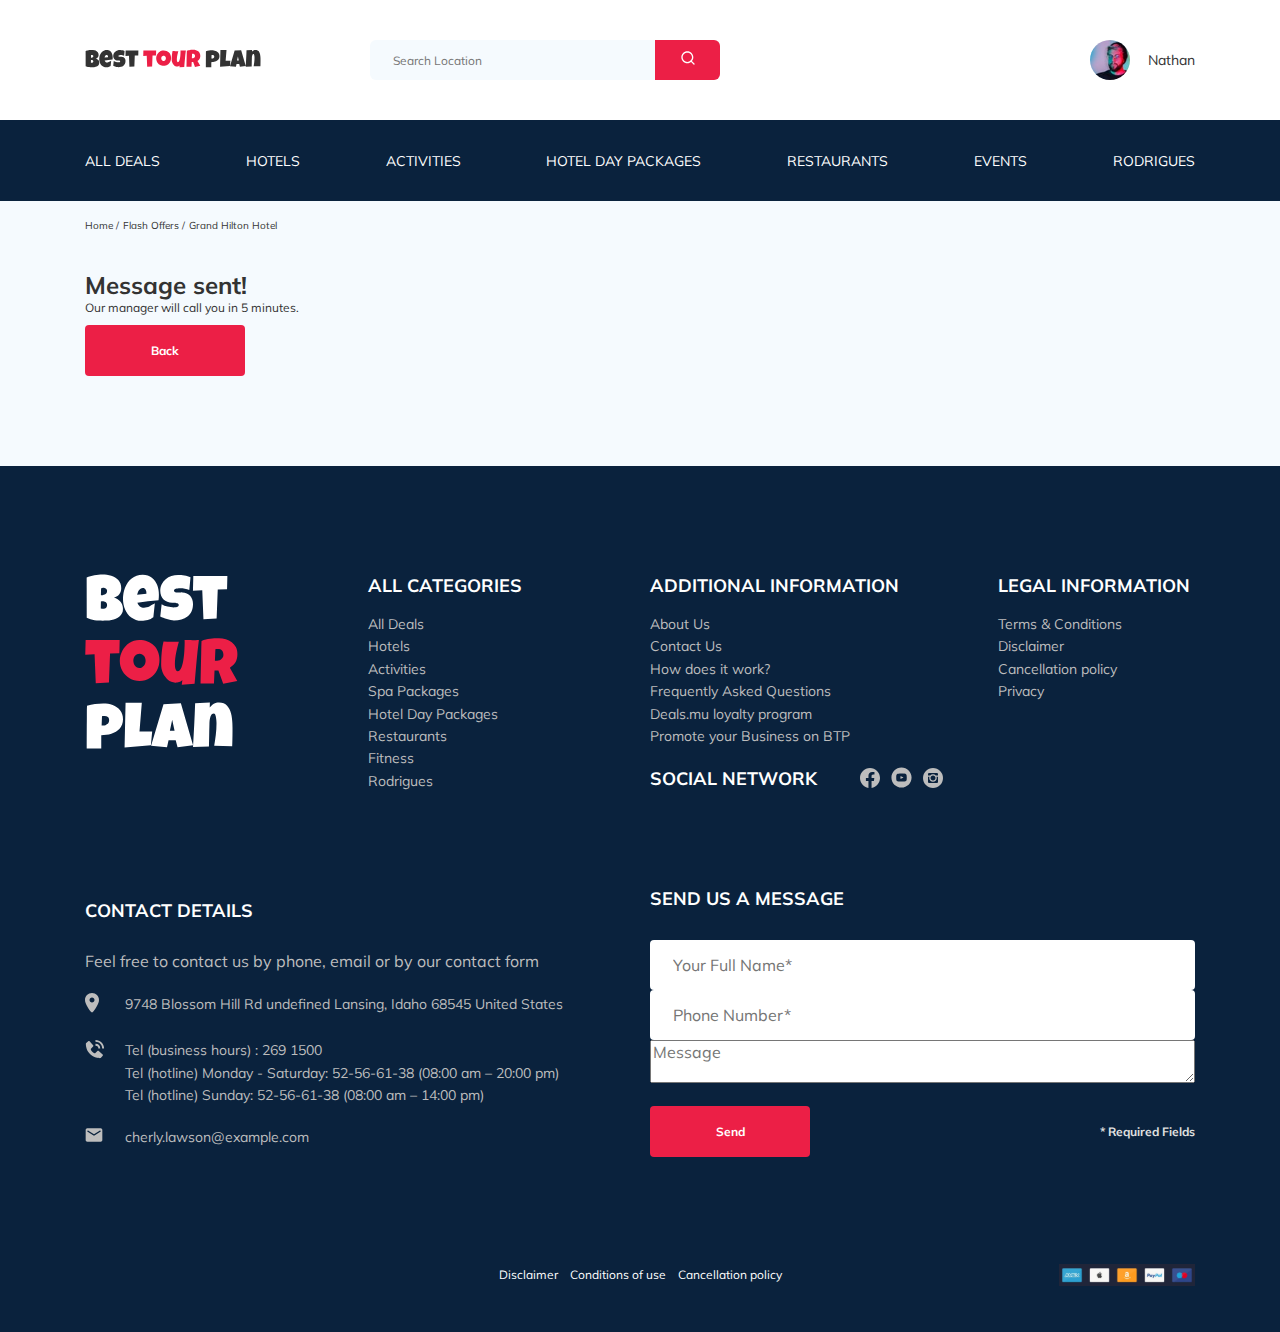
<file: thankyou.html>
<!DOCTYPE html>
<html lang="en">

<head>
  <meta charset="UTF-8">
  <meta name="viewport" content="width=device-width, initial-scale=1.0">
  <title>Best Tour Plan - Hotel Booking</title>
  <link rel="shortcut icon" href="img/favicon.ico" type="image/x-icon">
  <link rel="preconnect" href="https://fonts.gstatic.com">
  <link href="https://fonts.googleapis.com/css2?family=Mulish:wght@400;700&family=Nunito:wght@400;600;700&display=swap"
    rel="stylesheet">
  <link rel="stylesheet" href="css/swiper-bundle.min.css">
  <link rel="stylesheet" href="css/style.css">
</head>

<body>
  <header class="navbar navbar__mobile_fixed">
    <div class="container">
      <div class="navbar-top">
        <a href="index.html" class="logo">
          <img src="img/horizontal-logo.svg" alt="Logo: Best Tour Plan" class="logo__img">
        </a>

        <form action="#" class="search navbar__search navbar__search_mobile_hidden">
          <input type="text" class="search__input" placeholder="Search Location" />
          <button class="search__button">
            <img src="img/search.svg" alt="Icon: search">
          </button>
        </form>

        <a href="#" class="user navbar__user navbar__user_mobile_hidden">
          <img src="img/user-avatar.jpeg" alt="avatar: Nathan" class="user__avatar" />
          <span class="user__name">Nathan</span>
        </a>
        <!-- /.user -->
        <button class="menu-button navbar-top__menu-button">
          <span class="menu-button__line"></span>
          <span class="menu-button__line"></span>
          <span class="menu-button__line"></span>
        </button>
      </div>
      <!-- /.navbar-top -->
    </div>
    <!-- /.container -->
    <nav class="navbar-bottom">
      <div class="container">
        <ul class="navbar-menu">
          <li class="navbar-menu__item navbar-menu__item_mobile_visible">
            <a href="#" class="user navbar__user navbar__user_mobile_visible">
              <img src="img/user-avatar.jpeg" alt="avatar: Nathan" class="user__avatar" />
              <span class="user__name user__name_light">Nathan</span>
            </a>
            <!-- /.user -->
          </li>
          <li class="navbar-menu__item navbar-menu__item_mobile_visible">
            <form action="#" class="search navbar__search navbar__search_mobile_visible">
              <input type="text" class="search__input" placeholder="Search Location" />
              <button class="search__button">
                <img src="img/search.svg" alt="Icon: search">
              </button>
            </form>
          </li>
          <li class="navbar-menu__item">
            <a href="#" class="navbar-menu__link">All Deals</a>
          </li>
          <li class="navbar-menu__item">
            <a href="#" class="navbar-menu__link">Hotels</a>
          </li>
          <li class="navbar-menu__item">
            <a href="#" class="navbar-menu__link">Activities</a>
          </li>
          <li class="navbar-menu__item">
            <a href="#" class="navbar-menu__link">Hotel Day Packages</a>
          </li>
          <li class="navbar-menu__item">
            <a href="#" class="navbar-menu__link">Restaurants</a>
          </li>
          <li class="navbar-menu__item">
            <a href="#" class="navbar-menu__link">Events</a>
          </li>
          <li class="navbar-menu__item">
            <a href="#" class="navbar-menu__link">Rodrigues</a>
          </li>
        </ul>
      </div>
      <!-- /.container -->
    </nav>
    <!-- /.navbar-bottom -->
  </header>

  <nav class="breadcrumb">
    <div class="container">
      <ul class="breadcrumb-list">
        <li class="breadcrumb-list__item">
          <a href="#" class="breadcrumb-list__link">Home</a>
        </li>
        <li class="breadcrumb-list__item">
          <a href="#" class="breadcrumb-list__link">Flash Offers</a>
        </li>
        <li class="breadcrumb-list__item">
          Grand Hilton Hotel
        </li>
      </ul>
    </div>
    <!-- /.container -->
  </nav>
  <!-- /.breadcrumb -->

  <section class="hotel">
    <div class="container">
      <div class="hotel-info">
        <div class="hotel-info__text">
          <div class="hotel-wrapper">
            <h1 class="hotel-name hotel-info__name">Message sent!</h1>
          </div>
          <!-- /.hotel-wrapper -->
          <p class="hotel-description  hotel-info__description">Our manager will call you in 5 minutes.</p>
          <button onclick="document.location='index.html'" class="button hotel__button">Back</button>
        </div>
        <!-- /.hotel-info__text -->
      </div>
      <!-- /.hotel-info -->
    </div>
    <!-- /.container -->
  </section>


  <footer class="footer">
    <div class="container">
      <div class="footer__grid">
        <a href="index.html" class="logo footer__logo">
          <img src="img/vertical-logo.svg" alt="Logo: Best Tour Plan">
        </a>
        <div class="footer__list footer__categories">
          <h3 class="footer__title">ALL CATEGORIES</h3>
          <ul class="footer__ul">
            <li class="footer__item">
              <a href="#" class="footer__link">All Deals</a>
            </li>
            <li class="footer__item">
              <a href="#" class="footer__link">Hotels</a>
            </li>
            <li class="footer__item">
              <a href="#" class="footer__link">Activities</a>
            </li>
            <li class="footer__item">
              <a href="#" class="footer__link">Spa Packages</a>
            </li>
            <li class="footer__item">
              <a href="#" class="footer__link">Hotel Day Packages</a>
            </li>
            <li class="footer__item">
              <a href="#" class="footer__link">Restaurants</a>
            </li>
            <li class="footer__item">
              <a href="#" class="footer__link">Fitness</a>
            </li>
            <li class="footer__item">
              <a href="#" class="footer__link">Rodrigues</a>
            </li>
          </ul>
        </div>
        <!-- /.footer__list -->
        <div class="footer__list footer__additional">
          <h3 class="footer__title">ADDITIONAL INFORMATION</h3>
          <ul class="footer__ul">
            <li class="footer__item">
              <a href="#" class="footer__link">About Us</a>
            </li>
            <li class="footer__item">
              <a href="#" class="footer__link">Contact Us</a>
            </li>
            <li class="footer__item">
              <a href="#" class="footer__link">How does it work?</a>
            </li>
            <li class="footer__item">
              <a href="#" class="footer__link">Frequently Asked Questions</a>
            </li>
            <li class="footer__item">
              <a href="#" class="footer__link">Deals.mu loyalty program</a>
            </li>
            <li class="footer__item">
              <a href="#" class="footer__link">Promote your Business on BTP</a>
            </li>
          </ul>
        </div>
        <!-- /.footer__list -->
        <div class="footer__social-network">
          <h3 class="footer__title footer__title--inline">Social Network</h3>
          <div class="footer__social-links">
            <a class="footer__link" href="https://ru-ru.facebook.com/" target="_blank">
              <img src="img/facebook.svg" alt="Icon: Facebook" class="footer__icon">
            </a>
            <a class="footer__link" href="https://www.youtube.com/" target="_blank">
              <img src="img/youtube.svg" alt="Icon: Youtube" class="footer__icon">
            </a>
            <a class="footer__link" href="https://www.instagram.com/" target="_blank">
              <img src="img/instagram.svg" alt="Icon: Instagram" class="footer__icon">
            </a>
          </div>
          <!-- /.footer__social__links -->
        </div>
        <!-- /.footer__social-network -->
        <div class="footer__list footer__legal">
          <h3 class="footer__title">LEGAL INFORMATION</h3>
          <ul class="footer__ul">
            <li class="footer__item">
              <a href="#" class="footer__link">Terms & Conditions</a>
            </li>
            <li class="footer__item">
              <a href="#" class="footer__link">Disclaimer</a>
            </li>
            <li class="footer__item">
              <a href="#" class="footer__link">Cancellation policy</a>
            </li>
            <li class="footer__item">
              <a href="#" class="footer__link">Privacy</a>
            </li>
          </ul>
        </div>
        <!-- /.footer__list -->
        <div class="footer__contact-details">
          <h3 class="footer__title footer__title--mb-3">Contact Details</h3>
          <p class="footer__text">Feel free to contact us by phone, email or by our contact form</p>
          <ul class="footer__ul">
            <li class="footer__item footer__item--mb-2">
              <div class="footer__icon-wrapper">
                <img src="img/map-marker.svg" alt="Icon: Map marker" class="footer__icon">
              </div>
              9748 Blossom Hill Rd undefined Lansing, Idaho 68545 United States
            </li>
            <li class="footer__item footer__item--mb-2">
              <div class="footer__icon-wrapper">
                <img src="img/contact-phone-call.svg" alt="Icon: Contacts phone" class="footer__icon">
              </div>
              <div class="footer__phones">
                Tel (business hours) : <a href="tel:269-1500" class="footer__link">269 1500</a> <br>
                Tel (hotline) Monday - Saturday: <a href="tel:52-56-61-38" class="footer__link">52-56-61-38</a> (08:00
                am – 20:00 pm) <br>
                Tel (hotline) Sunday: <a href="tel:52-56-61-38" class="footer__link"> 52-56-61-38</a> (08:00 am – 14:00
                pm) <br>
              </div>
            </li>
            <li class="footer__item footer__item--mb-2">
              <div class="footer__icon-wrapper">
                <img src="img/email.svg" alt="Icon: email" class="footer__icon">
              </div>
              <a href="mailto:cherly.lawson@example.com" class="footer__link">cherly.lawson@example.com</a>
            </li>
          </ul>
        </div>
        <!-- /.footer__contact-details -->
        <div class="footer__contact-form">
          <h3 class="footer__title footer__title--mb-3">Send us a message</h3>
          <form action="send.php" method="POST" class="footer__form">
            <input type="text" class="input footer__input" placeholder="Your Full Name*" name="name">
            <input type="text" class="input footer__input" placeholder="Phone Number*" name="phone">
            <textarea class="footer__message" placeholder="Message" name="message"></textarea>
            <button class="button footer__button" type="submit">Send</button>
            <span class="footer__info">* Required Fields</span>
          </form>
        </div>
        <!-- /.footer__contact-form -->
        <div class="footer__bottom">
          <div class="footer__bottom-links">
            <a href="#" class="footer__bottom-link">Disclaimer</a>
            <a href="#" class="footer__bottom-link">Conditions of use</a>
            <a href="#" class="footer__bottom-link">Cancellation policy</a>
          </div>
          <img src="img/pay.svg" alt="Pay system">
        </div>
        <!-- ./foooter__bottom -->
      </div>
      <!-- ./footer__grid -->
    </div>
    <!-- /.container -->
  </footer>

  <script src="https://ajax.googleapis.com/ajax/libs/jquery/1.11.0/jquery.min.js"></script>
  <script src="js/parallax.min.js"></script>
  <script src="js/swiper-bundle.min.js"></script>
  <script src="js/main.js"></script>
</body>

</html>
</file>
<file: css/lazyframe.css>
* {
  outline: none;
}

.lazyframe {
  position: relative;
  background-color: currentColor;
  background-repeat: no-repeat;
  background-size: cover;
}
.lazyframe__title {
  position: absolute;
  top: 0;
  left: 0;
  right: 0;
  padding: 15px 17px;
  z-index: 3;
}
.lazyframe__title:after {
  z-index: -1;
}
.lazyframe:hover {
  cursor: pointer;
}
.lazyframe:before {
  display: block;
  content: "";
  width: 100%;
  padding-top: 100%;
}
.lazyframe[data-ratio="16:9"]:before {
  padding-top: 56.25%;
}
.lazyframe[data-ratio="4:3"]:before {
  padding-top: 75%;
}
.lazyframe[data-ratio="1:1"]:before {
  padding-top: 100%;
}
.lazyframe iframe {
  position: absolute;
  top: 0;
  left: 0;
  right: 0;
  bottom: 0;
  z-index: 5;
  width: 100%;
  height: 100%;
}
.lazyframe[data-vendor="youtube"],
.lazyframe[data-vendor="youtube_nocookie"] {
  background-color: #e52d27;
  font-family: Roboto, Arial, Helvetica, sans-serif;
}
.lazyframe[data-vendor="youtube"] .lazyframe__title,
.lazyframe[data-vendor="youtube_nocookie"] .lazyframe__title {
  color: #eee;
  font-family: Roboto, Arial, Helvetica, sans-serif;
  font-size: 18px;
  text-shadow: rgba(0, 0, 0, 0.498039) 0px 0px 2px;
  -webkit-font-smoothing: antialiased;
  -webkit-tap-highlight-color: transparent;
  transition: color 0.1s cubic-bezier(0.4, 0, 1, 1);
}
.lazyframe[data-vendor="youtube"] .lazyframe__title:hover,
.lazyframe[data-vendor="youtube_nocookie"] .lazyframe__title:hover {
  color: #fff;
}
.lazyframe[data-vendor="youtube"] .lazyframe__title:before,
.lazyframe[data-vendor="youtube_nocookie"] .lazyframe__title:before {
  content: "";
  display: block;
  background: linear-gradient(rgba(0, 0, 0, 0.2), transparent);
  height: 98px;
  width: 100%;
  pointer-events: none;
  position: absolute;
  top: 0;
  left: 0;
  right: 0;
  z-index: -1;
  -webkit-tap-highlight-color: transparent;
}
.lazyframe[data-vendor="youtube"]:before,
.lazyframe[data-vendor="youtube_nocookie"]:before {
  padding-top: 56.25%;
}
.lazyframe[data-vendor="youtube"][data-ratio="16:9"]:before,
.lazyframe[data-vendor="youtube_nocookie"][data-ratio="16:9"]:before {
  padding-top: 56.25%;
}
.lazyframe[data-vendor="youtube"][data-ratio="4:3"]:before,
.lazyframe[data-vendor="youtube_nocookie"][data-ratio="4:3"]:before {
  padding-top: 75%;
}
.lazyframe[data-vendor="youtube"][data-ratio="1:1"]:before,
.lazyframe[data-vendor="youtube_nocookie"][data-ratio="1:1"]:before {
  padding-top: 100%;
}
.lazyframe[data-vendor="youtube"]:after,
.lazyframe[data-vendor="youtube_nocookie"]:after {
  content: "";
  position: absolute;
  left: 50%;
  top: 50%;
  width: 68px;
  height: 48px;
  margin-left: -34px;
  margin-top: -24px;
  background-image: url("[data-uri]");
  background-position: center center;
  background-size: 100%;
  background-repeat: no-repeat;
  opacity: 0.81;
  border: none;
  z-index: 4;
}
.lazyframe[data-vendor="youtube"]:hover:after,
.lazyframe[data-vendor="youtube_nocookie"]:hover:after {
  background-image: url("[data-uri]");
  opacity: 1;
}
.lazyframe[data-vendor="vimeo"] {
  background-color: #00adef;
}
.lazyframe[data-vendor="vimeo"] .lazyframe__title {
  font-family: "Helvetica Neue", Helvetica, Arial;
  color: #00adef;
  font-size: 20px;
  font-weight: bold;
  text-rendering: optimizeLegibility;
  user-select: none;
  -webkit-font-smoothing: auto;
  -webkit-tap-highlight-color: transparent;
  background-color: rgba(0, 0, 0, 0.5);
}
.lazyframe[data-vendor="vimeo"]:before {
  padding-top: 48.25%;
}
.lazyframe[data-vendor="vimeo"][data-ratio="16:9"]:before {
  padding-top: 56.25%;
}
.lazyframe[data-vendor="vimeo"][data-ratio="4:3"]:before {
  padding-top: 75%;
}
.lazyframe[data-vendor="vimeo"][data-ratio="1:1"]:before {
  padding-top: 100%;
}
.lazyframe[data-vendor="vimeo"]:after {
  content: "";
  height: 40px;
  width: 65px;
  display: block;
  position: absolute;
  bottom: 10px;
  left: 10px;
  z-index: 3;
  background-color: rgba(0, 0, 0, 0.5);
  background-image: url("[data-uri]");
  background-position: center center;
  background-size: 100% 100%;
  background-repeat: no-repeat;
  border-radius: 5px;
  position: relative;
}
.lazyframe[data-vendor="vimeo"]:hover:after {
  background-color: #00adef;
}
.lazyframe[data-vendor="vine"] {
  background-color: #00bf8f;
}
.lazyframe[data-vendor="vine"] .lazyframe__title {
  color: #fff;
  font-family: "Helvetica Neue", Helvetica, Arial, sans-serif;
  font-size: 14px;
  line-height: 16px;
  white-space: nowrap;
  z-index: 3;
  positon: relative;
}
.lazyframe[data-vendor="vine"] .lazyframe__title:after {
  content: "";
  position: absolute;
  top: 0;
  left: 0;
  right: 0;
  z-index: -1;
  height: 115px;
  padding: 24px 70px 24px 24px;
  background: linear-gradient(
    to top,
    rgba(23, 23, 23, 0) 0,
    rgba(23, 23, 23, 0.7) 100%
  );
  filter: progid:DXImageTransform.Microsoft.gradient( startColorstr="#b3171717", endColorstr="#00171717", GradientType=0 );
}
.lazyframe[data-vendor="vine"]:before {
  padding-top: 100%;
}
.lazyframe[data-vendor="vine"][data-ratio="16:9"]:before {
  padding-top: 56.25%;
}
.lazyframe[data-vendor="vine"][data-ratio="4:3"]:before {
  padding-top: 75%;
}
.lazyframe[data-vendor="vine"][data-ratio="1:1"]:before {
  padding-top: 100%;
}
.lazyframe[data-vendor="vine"]:after {
  content: "";
  width: 60px;
  height: 60px;
  position: absolute;
  left: 50%;
  top: 50%;
  z-index: 4;
  background-image: url("[data-uri]");
  background-color: rgba(0, 0, 0, 0.5);
  background-size: cover;
  background-repeat: no-repeat;
  margin-top: -30px;
  margin-left: -30px;
  border-radius: 50%;
}
.lazyframe[data-vendor="vine"]:hover:after {
  background-color: rgba(0, 0, 0, 0.75);
}
</file>
<file: css/style.css>
*{-webkit-box-sizing:border-box;box-sizing:border-box;outline:none}body{font-family:'Mulish', sans-serif;background-color:#F5FAFE;color:#333}.container{max-width:1110px;margin:auto}img{max-width:100%}.input{background-color:#fff;border-radius:4px;border:none;padding:0 23px;height:50px;outline:none}.message{min-height:123px;background-color:#fff;border-radius:4px;border:none;padding:18px 23px;resize:none;outline:none}.button{min-width:160px;min-height:50px;padding:18px;font-style:normal;font-weight:bold;font-size:12px;line-height:15px;color:#fff;background-color:#EC1F46;border-radius:4px;border:none;cursor:pointer;outline:none}a:hover{color:#EC1F46}.noscroll{overflow:hidden}iframe{border:none;width:100%}/*! normalize.css v8.0.1 | MIT License | github.com/necolas/normalize.css */html{line-height:1.15;-webkit-text-size-adjust:100%}body{margin:0}main{display:block}h1{font-size:2em;margin:0.67em 0}hr{-webkit-box-sizing:content-box;box-sizing:content-box;height:0;overflow:visible}pre{font-family:monospace, monospace;font-size:1em}a{background-color:transparent}abbr[title]{border-bottom:none;text-decoration:underline;-webkit-text-decoration:underline dotted;text-decoration:underline dotted}b,strong{font-weight:bolder}code,kbd,samp{font-family:monospace, monospace;font-size:1em}small{font-size:80%}sub,sup{font-size:75%;line-height:0;position:relative;vertical-align:baseline}sub{bottom:-0.25em}sup{top:-0.5em}img{border-style:none}button,input,optgroup,select,textarea{font-family:inherit;font-size:100%;line-height:1.15;margin:0}button,input{overflow:visible}button,select{text-transform:none}button,[type="button"],[type="reset"],[type="submit"]{-webkit-appearance:button}button::-moz-focus-inner,[type="button"]::-moz-focus-inner,[type="reset"]::-moz-focus-inner,[type="submit"]::-moz-focus-inner{border-style:none;padding:0}button:-moz-focusring,[type="button"]:-moz-focusring,[type="reset"]:-moz-focusring,[type="submit"]:-moz-focusring{outline:1px dotted ButtonText}fieldset{padding:0.35em 0.75em 0.625em}legend{-webkit-box-sizing:border-box;box-sizing:border-box;color:inherit;display:table;max-width:100%;padding:0;white-space:normal}progress{vertical-align:baseline}textarea{overflow:auto}[type="checkbox"],[type="radio"]{-webkit-box-sizing:border-box;box-sizing:border-box;padding:0}[type="number"]::-webkit-inner-spin-button,[type="number"]::-webkit-outer-spin-button{height:auto}[type="search"]{-webkit-appearance:textfield;outline-offset:-2px}[type="search"]::-webkit-search-decoration{-webkit-appearance:none}::-webkit-file-upload-button{-webkit-appearance:button;font:inherit}details{display:block}summary{display:list-item}template{display:none}[hidden]{display:none}.navbar{background-color:#fff}.navbar-top{display:-webkit-box;display:-ms-flexbox;display:flex;-webkit-box-align:center;-ms-flex-align:center;align-items:center;-webkit-box-pack:justify;-ms-flex-pack:justify;justify-content:space-between;padding-top:40px;padding-bottom:40px}.navbar-top__menu-button{display:none}.navbar__search{margin-right:auto;margin-left:108px}.navbar-bottom{background-color:#0A223D}.navbar-menu{list-style-type:none;margin:0;padding:31px 0;display:-webkit-box;display:-ms-flexbox;display:flex;-webkit-box-align:center;-ms-flex-align:center;align-items:center;-webkit-box-pack:justify;-ms-flex-pack:justify;justify-content:space-between;color:#fff}.navbar-menu__link{color:inherit;text-decoration:none;text-transform:uppercase;font-size:14px;line-height:18px}.navbar-menu__item_mobile_visible{display:none}.logo{width:177px}.search{display:-webkit-box;display:-ms-flexbox;display:flex;position:relative;overflow:hidden;border-radius:6px;height:40px}.search__input{width:350px;height:100%;padding-left:23px;padding-right:75px;background:#F5FAFE;border:none;font-size:12px;line-height:15px;color:#333;outline:none}.search__button{position:absolute;top:0;right:0;width:65px;height:100%;border:none;background-color:#EC1F46;outline:none}.user{display:-webkit-box;display:-ms-flexbox;display:flex;-webkit-box-align:center;-ms-flex-align:center;align-items:center;text-decoration:none}.user__avatar{width:40px;height:40px;border-radius:50%;-o-object-fit:cover;object-fit:cover}.user__name{margin-left:18px;font-size:14px;line-height:18px;color:#333}.breadcrumb-list{display:-webkit-box;display:-ms-flexbox;display:flex;-webkit-box-align:center;-ms-flex-align:center;align-items:center;padding:18px 0;margin:0;list-style:none}.breadcrumb-list__item{font-size:10px;line-height:13px}.breadcrumb-list__item:not(:last-child)::after{content:'/';margin-right:4px}.breadcrumb-list__link{text-decoration:none;color:inherit}.hotel{padding-top:20px;padding-bottom:70px}.hotel-info{display:-webkit-box;display:-ms-flexbox;display:flex;-webkit-box-align:center;-ms-flex-align:center;align-items:center;-webkit-box-pack:justify;-ms-flex-pack:justify;justify-content:space-between;padding-bottom:20px}.hotel-info__offer{margin-left:14px;margin-top:4px}.hotel-info__name{margin:0}.hotel-info__description{margin:0}.hotel-name{font-size:24px;line-height:30px}.hotel-wrapper{display:-webkit-box;display:-ms-flexbox;display:flex;-ms-flex-wrap:wrap;flex-wrap:wrap;-webkit-box-align:center;-ms-flex-align:center;align-items:center}.hotel-description{font-size:12px;line-height:15px}.hotel-grid{display:-webkit-box;display:-ms-flexbox;display:flex;-webkit-box-pack:justify;-ms-flex-pack:justify;justify-content:space-between}.hotel-reserve{display:-webkit-box;display:-ms-flexbox;display:flex;-webkit-box-orient:vertical;-webkit-box-direction:normal;-ms-flex-direction:column;flex-direction:column;-webkit-box-pack:justify;-ms-flex-pack:justify;justify-content:space-between}.hotel-slider{width:728px;height:450px;margin-left:0}.hotel-slider__button{position:absolute;top:50%;-webkit-transform:translateY(-50%);transform:translateY(-50%);z-index:99;width:30px;height:30px;border:none;cursor:pointer;outline:none;background-repeat:no-repeat;background-position:center;background-size:10px;background-color:transparent}.hotel-slider__button--next{right:18px;background-image:url(../img/arrow-next.svg)}.hotel-slider__button--prev{left:18px;background-image:url(../img/arrow-prev.svg)}.hotel-slider__item{width:100%;height:100%;position:relative;border-radius:8px;overflow:hidden}.hotel-slider__item:after{content:'';position:absolute;width:100%;height:100%;top:0;bottom:0;right:0;left:0;background:-webkit-gradient(linear, left top, left bottom, from(rgba(0,122,223,0.48)), to(rgba(255,255,255,0.128)));background:linear-gradient(180deg, rgba(0,122,223,0.48) 0%, rgba(255,255,255,0.128) 100%);z-index:10}.hotel__button{margin-top:10px}.stars{-ms-flex-preferred-size:100%;flex-basis:100%}.offer{font-size:10px;line-height:13px;padding:4px 9px;background-color:#EC1F46;border-radius:3px;color:#fff}.rating{max-width:65px;min-height:45px;text-align:center;color:#fff;background-color:#EC1F46;border-radius:4px}.rating__text{font-size:8px;line-height:10px}.rating__counter{font-size:14px;line-height:18px}.rating__counter--small{font-size:10px}.booking{background-color:#0A223D;color:#fff;border-radius:8px;width:350px;height:210px;min-height:210px;padding:28px;font-family:Nunito}.booking__info{display:-webkit-box;display:-ms-flexbox;display:flex;-webkit-box-pack:justify;-ms-flex-pack:justify;justify-content:space-between;margin-bottom:9px}.booking__price{display:-webkit-box;display:-ms-flexbox;display:flex;-webkit-box-orient:vertical;-webkit-box-direction:normal;-ms-flex-direction:column;flex-direction:column}.booking__start{font-weight:normal;font-size:10px;line-height:14px}.booking__pricetag{font-style:normal;font-weight:800;font-size:24px;line-height:33px}.booking__per-room{font-weight:normal;font-size:12px;line-height:16px}.booking__room{margin-top:4px}.booking__text{display:-webkit-box;display:-ms-flexbox;display:flex;-webkit-box-align:center;-ms-flex-align:center;align-items:center;-webkit-box-pack:justify;-ms-flex-pack:justify;justify-content:space-between;margin-bottom:8px;font-weight:normal;font-size:12px;line-height:16px}.booking__description{margin-left:9px}.booking__call-center{display:-webkit-box;display:-ms-flexbox;display:flex;-webkit-box-align:center;-ms-flex-align:center;align-items:center;-webkit-box-pack:justify;-ms-flex-pack:justify;justify-content:space-between;margin-bottom:17px}.booking__heading{font-style:normal;font-weight:600;font-size:18px;line-height:25px}.booking__number{display:-webkit-box;display:-ms-flexbox;display:flex;-webkit-box-align:center;-ms-flex-align:center;align-items:center;-webkit-box-pack:justify;-ms-flex-pack:justify;justify-content:space-between;color:inherit;text-decoration:none;font-style:normal;font-weight:600;font-size:18px;line-height:25px}.booking__num{margin-left:8px}.booking__button{width:100%;min-height:45px;padding:0 83px;font-style:normal;font-weight:600;font-size:14px;line-height:19px;border-radius:4px;background-color:#EC1F46;border:none;color:#fff;cursor:pointer}.map{position:relative;width:347px;height:213px;border-radius:10px;overflow:hidden;cursor:pointer;background-repeat:no-repeat;background-size:cover}.lazyframe{outline:none;border:none}.lazyframe--loaded{outline:none;border:none}.packages{padding:40px 0 70px 0}.packages__title{font-style:normal;font-weight:bold;font-size:36px;line-height:45px;text-align:center;text-transform:uppercase;margin:0;margin-bottom:65px}.packages__grid{display:-ms-grid;display:grid;-ms-grid-rows:1fr 1fr;-ms-grid-columns:1fr 1fr 1fr;grid-template:1fr 1fr / 1fr 1fr 1fr;grid-template-areas:"Hotel-Blue-Haven Hotel-Blue-Haven Belle-Mare" "White-Palace Luxury-Place Hotel-Five-Star";-webkit-column-gap:30px;column-gap:30px;row-gap:30px}.packages__card{position:relative;display:-webkit-box;display:-ms-flexbox;display:flex;-webkit-box-orient:vertical;-webkit-box-direction:normal;-ms-flex-direction:column;flex-direction:column;max-width:350px;height:500px;border-radius:8px;overflow:hidden;color:#fff}.packages__card:nth-child(1){-webkit-box-orient:horizontal;-webkit-box-direction:normal;-ms-flex-direction:row;flex-direction:row;max-width:730px;-ms-grid-row:1;-ms-grid-column:1;-ms-grid-column-span:2;grid-area:Hotel-Blue-Haven}.packages__card:nth-child(2){-ms-grid-row:1;-ms-grid-column:3;grid-area:Belle-Mare}.packages__card:nth-child(3){-ms-grid-row:2;-ms-grid-column:1;grid-area:White-Palace}.packages__card:nth-child(4){-ms-grid-row:2;-ms-grid-column:2;grid-area:Luxury-Place}.packages__card:nth-child(5){-ms-grid-row:2;-ms-grid-column:3;grid-area:Hotel-Five-Star}.packages__offer{position:absolute;top:26px;border-top-left-radius:0;border-bottom-left-radius:0}.packages__offer--first{width:95px;height:30px;padding:8px 12px;font-style:normal;font-weight:600;font-size:12px;line-height:15px}.packages__image{width:350px;height:250px;-o-object-fit:cover;object-fit:cover}.packages__image-big{width:50%;height:100%}.packages__info{min-height:250px;padding:30px 21px 25px 32px;background-color:#0A223D}.packages__info--first{min-height:500px;padding:40px 21px 30px 44px}.packages__name{font-style:normal;font-weight:bold;font-size:18px;line-height:23px;margin:0;margin-bottom:30px}.packages__name--first{margin-top:2px;margin-bottom:27px}.packages__exposition{font-style:normal;font-weight:normal;font-size:14px;line-height:160.6%;margin:0;margin-bottom:44px}.packages__text{display:-webkit-box;display:-ms-flexbox;display:flex;-webkit-box-align:center;-ms-flex-align:center;align-items:center;-webkit-box-pack:start;-ms-flex-pack:start;justify-content:start;margin-bottom:11px}.packages__icon{margin-right:14px}.packages__description{font-style:normal;font-weight:normal;font-size:12px;line-height:15px}.packages__room{margin-top:-7px;margin-bottom:25px}.packages__room--first{margin-top:0;margin-bottom:41px}.packages__old-price{font-style:normal;font-weight:normal;font-size:14px;line-height:18px;-webkit-text-decoration-line:line-through;text-decoration-line:line-through;margin-bottom:5px}.packages__lower{display:-webkit-box;display:-ms-flexbox;display:flex;-webkit-box-pack:justify;-ms-flex-pack:justify;justify-content:space-between;-webkit-box-align:center;-ms-flex-align:center;align-items:center}.packages__new-price{font-style:normal;font-weight:bold;font-size:24px;line-height:30px}.packages__button{padding:10px 26px;height:40px;border:none;border-radius:4px;cursor:pointer;color:#fff;background-color:#EC1F46;font-style:normal;font-weight:600;font-size:14px;line-height:19px;outline:none}.newsletter{position:relative;height:260px;padding:98px 0 87px 0;background:transparent;background-repeat:no-repeat;background-position:center;background-size:cover}.newsletter::before{content:'';position:absolute;top:0;left:0;right:0;bottom:0;width:100%;height:100%;background-color:rgba(10,34,61,0.8)}.newsletter-wrapper{position:relative;-webkit-box-align:center;-ms-flex-align:center;align-items:center;-webkit-box-pack:justify;-ms-flex-pack:justify;justify-content:space-between;display:-webkit-box;display:-ms-flexbox;display:flex;max-width:731px;margin:auto}.newsletter-title{margin:0;color:#fff;font-style:normal;font-weight:300;font-size:24px;line-height:30px}.newsletter-title__strong{display:block;font-style:normal;font-weight:600;font-size:36px;line-height:45px;text-transform:uppercase}.subscribe{position:relative;width:350px;height:55px}.subscribe__input{position:absolute;padding-right:75px;width:100%;height:100%;border:none;border-radius:4px;padding-left:33px;font-style:normal;font-weight:300;font-size:14px;line-height:18px;outline:none}.subscribe__button{position:absolute;min-width:65px;right:0;top:0;height:100%;border:none;border-top-right-radius:4px;border-bottom-right-radius:4px;background-color:#EC1F46;color:#fff;font-style:normal;font-weight:bold;font-size:12px;line-height:15px}.subscribe__error:nth-child(2){position:absolute;bottom:-40px;left:0;color:#EC1F46}.reviews{padding:40px 0 70px 0}.reviews__title{font-style:normal;font-weight:bold;font-size:36px;line-height:45px;text-align:center;text-transform:uppercase;margin:0;margin-bottom:70px}.reviews__space{display:none}.reviews-slider__item{position:relative;display:-webkit-box;display:-ms-flexbox;display:flex;-webkit-box-orient:vertical;-webkit-box-direction:normal;-ms-flex-direction:column;flex-direction:column;-webkit-box-align:center;-ms-flex-align:center;align-items:center;max-width:730px;margin:45px auto 0;padding:0 97px 30px;background-color:#fff;border-radius:8px}.reviews-slider__item:before{content:'';position:absolute;background-image:url(../img/quote-left.svg);background-repeat:no-repeat;width:70px;height:47px;top:13px;left:62px}.reviews-slider__item:after{content:'';position:absolute;background-image:url(../img/quote-right.svg);background-repeat:no-repeat;width:70px;height:47px;top:118px;right:62px}.reviews-slider__button{position:absolute;top:43%;-webkit-transform:translateY(-50%);transform:translateY(-50%);width:30px;height:30px;background-repeat:no-repeat;background-size:10px;background-position:center;border:none;background-color:transparent;cursor:pointer;z-index:99;outline:none}.reviews-slider__button--prev{background-image:url(../img/arrow-prev-secondary.svg);left:17px}.reviews-slider__button--next{background-image:url(../img/arrow-next-secondary.svg);right:17px}.reviews-slider__profile{display:-webkit-box;display:-ms-flexbox;display:flex;-webkit-box-orient:vertical;-webkit-box-direction:normal;-ms-flex-direction:column;flex-direction:column;-webkit-box-align:center;-ms-flex-align:center;align-items:center;margin-top:-45px;margin-bottom:30px}.reviews-slider__avatar{width:90px;height:90px;border-radius:50%;-o-object-fit:cover;object-fit:cover;margin-bottom:9px}.reviews-slider__username{font-style:normal;font-weight:bold;font-size:12px;line-height:15px;color:#EC1F46;margin-top:0;margin-bottom:10px}.reviews-slider__date{font-style:normal;font-weight:normal;font-size:10px;line-height:13px;margin-bottom:4px}.reviews-slider__rating{display:-webkit-box;display:-ms-flexbox;display:flex;-webkit-box-align:center;-ms-flex-align:center;align-items:center}.reviews-slider__text{max-width:537px;margin:auto;font-family:Mulish;font-style:normal;font-weight:normal;font-size:12px;line-height:160%;text-align:justify}.activities{padding:60px 0 98px 0}.activities__title{font-style:normal;font-weight:bold;font-size:24px;line-height:30px;text-transform:uppercase;margin:0;margin-bottom:57px}.activities-wrapper{display:-webkit-box;display:-ms-flexbox;display:flex;-webkit-box-pack:justify;-ms-flex-pack:justify;justify-content:space-between}.card{position:relative;display:-webkit-box;display:-ms-flexbox;display:flex;-webkit-box-orient:vertical;-webkit-box-direction:normal;-ms-flex-direction:column;flex-direction:column;-webkit-box-align:start;-ms-flex-align:start;align-items:flex-start;padding:24px 26px;width:255px;height:255px;border-radius:6px;overflow:hidden}.card::before{content:'';position:absolute;left:0;right:0;top:0;bottom:0;background:linear-gradient(179.83deg, rgba(196,196,196,0) 35.34%, #0A223D 99.85%);z-index:-1}.card__image{position:absolute;left:0;right:0;top:0;bottom:0;width:100%;height:100%;-o-object-fit:cover;object-fit:cover;z-index:-2}.card__title{margin-top:auto;margin-bottom:18px;color:#fff;font-style:normal;font-weight:bold;font-size:16px;line-height:20px}.card__button{font-style:normal;font-weight:600;font-size:12px;line-height:16px;color:#fff;padding:7px 22px;border:none;background-color:#EC1F46;border-radius:4px;cursor:pointer;outline:none}.footer{background-color:#0A223D;color:#fff;padding:108px 0 46px 0}.footer__grid{display:-ms-grid;display:grid;-ms-grid-columns:(minmax(min-content, 1fr))[4];grid-template-columns:repeat(4, minmax(-webkit-min-content, 1fr));grid-template-columns:repeat(4, minmax(min-content, 1fr));grid-gap:20px;grid-auto-rows:minmax(40px, -webkit-min-content);grid-auto-rows:minmax(40px, min-content);-webkit-box-align:start;-ms-flex-align:start;align-items:start}.footer__logo{width:156px;height:182px;-ms-grid-row:1;-ms-grid-row-span:2;grid-row:1 / 3;-ms-flex-item-align:stretch;-ms-grid-row-align:stretch;align-self:stretch}.footer__categories{-ms-grid-row:1;-ms-grid-row-span:3;grid-row:1 / 4}.footer__social-links{display:-webkit-box;display:-ms-flexbox;display:flex;-webkit-box-align:center;-ms-flex-align:center;align-items:center;-webkit-box-pack:justify;-ms-flex-pack:justify;justify-content:space-between;min-width:83px}.footer__social-network{display:-webkit-box;display:-ms-flexbox;display:flex;-webkit-box-align:start;-ms-flex-align:start;align-items:start;-ms-grid-row:2;-ms-grid-row-span:2;grid-row:2 / 4;grid-column:span 2}.footer__legal{margin-left:65px}.footer__contact-details{grid-column:span 2;margin-top:12px}.footer__contact-form{grid-column:span 2}.footer__form{display:-webkit-box;display:-ms-flexbox;display:flex;-webkit-box-align:center;-ms-flex-align:center;align-items:center;-webkit-box-pack:justify;-ms-flex-pack:justify;justify-content:space-between;-ms-flex-wrap:wrap;flex-wrap:wrap;position:relative}.footer__bottom{display:-webkit-box;display:-ms-flexbox;display:flex;-webkit-box-align:center;-ms-flex-align:center;align-items:center;-webkit-box-pack:justify;-ms-flex-pack:justify;justify-content:space-between;-ms-grid-row:5;grid-row:5;-ms-grid-column:1;-ms-grid-column-span:4;grid-column:1 /5;margin-top:75px}.footer__bottom-links{display:-webkit-box;display:-ms-flexbox;display:flex;-webkit-box-align:center;-ms-flex-align:center;align-items:center;-webkit-box-pack:justify;-ms-flex-pack:justify;justify-content:space-between;min-width:283px;margin:0 auto;margin-right:277px}.footer__bottom-link{font-style:normal;font-weight:normal;font-size:12px;line-height:15px;text-decoration:none;color:inherit}.footer__ul{padding:0;margin:0;list-style:none}.footer__title{font-style:normal;font-weight:bold;font-size:18px;line-height:23px;margin:0 0 16px 0;text-transform:uppercase}.footer__title--inline{margin:0 43px 0 0}.footer__title--mb-3{margin-bottom:30px}.footer__item{display:-webkit-box;display:-ms-flexbox;display:flex;-webkit-box-align:start;-ms-flex-align:start;align-items:flex-start;font-style:normal;font-weight:normal;font-size:14px;line-height:160%;color:#BDBDBD}.footer__item--mb-2{margin-bottom:20px}.footer__icon-wrapper{min-width:40px;display:inline-block}.footer__text{color:#BDBDBD;margin-bottom:22px}.footer__link{display:inline-block;text-decoration:none;color:inherit}.footer__input{width:100%}.footer__input-group{margin-bottom:15px;-ms-flex-preferred-size:48%;flex-basis:48%;position:relative}.footer__message{-ms-flex-preferred-size:100%;flex-basis:100%;margin-bottom:23px}.footer__info{font-style:normal;font-weight:bold;font-size:12px;line-height:15px;color:#E0E0E0}.footer__error:nth-child(2){position:absolute;top:-15px;left:0;color:#EC1F46;font-size:13px}.modal__overlay{position:fixed;left:0;top:0;bottom:0;right:0;background-color:rgba(0,143,223,0.39);z-index:100;visibility:hidden;opacity:0;-webkit-transition:opacity 0.2s;transition:opacity 0.2s}.modal__overlay--visible{visibility:visible;opacity:1;max-width:100%;overflow-y:auto}.modal__dialog{position:fixed;top:50%;left:50%;max-width:478px;padding:33px 88px;-webkit-transform:translate(-50%, -50%);transform:translate(-50%, -50%);background-color:#0A223D;color:#fff;border-radius:8px;z-index:101;visibility:hidden;opacity:0;-webkit-transition:opacity 0.2s;transition:opacity 0.2s}.modal__dialog--visible{visibility:visible;opacity:1;max-height:100%;overflow-y:auto}.modal__form{display:-webkit-box;display:-ms-flexbox;display:flex;-webkit-box-align:center;-ms-flex-align:center;align-items:center;-webkit-box-pack:justify;-ms-flex-pack:justify;justify-content:space-between;-ms-flex-wrap:wrap;flex-wrap:wrap}.modal__close{position:absolute;right:18px;top:17px;text-decoration:none;cursor:pointer}.modal__title{font-style:normal;font-weight:bold;font-size:18px;line-height:23px;margin:0 0 1px 0;text-transform:uppercase;text-align:center}.modal__input{width:100%;margin-top:15px}.modal__message{width:100%;margin-top:15px}.modal__button{margin-top:15px}.modal__info{font-style:normal;font-weight:bold;font-size:12px;line-height:15px;color:#E0E0E0}.modal__error{display:block;margin-top:4px;color:#EC1F46;font-size:14px}@media (max-width: 1200px){.container{max-width:960px}.hotel__slider{width:590px}.hotel-slider__image{width:100%;height:100%;-o-object-fit:cover;object-fit:cover}.packages__name{margin-bottom:16px}.packages__exposition{margin-bottom:30px}.card{width:230px;height:230px}.footer__input-group{-ms-flex-preferred-size:100%;flex-basis:100%}}@media (max-width: 992px){.container,.newsletter-wrapper{max-width:700px}.logo{width:132px}.navbar-top{padding-top:30px;padding-bottom:30px}.navbar__search{margin-left:auto}.navbar-menu{padding-top:23px;padding-bottom:22px;-ms-flex-pack:distribute;justify-content:space-around}.navbar-menu__link{padding-top:22px;padding-bottom:22px;font-size:12px;line-height:15px}.search__input{max-width:340px}.search__input:hover{caret-color:red}.hotel-grid{-webkit-box-orient:vertical;-webkit-box-direction:normal;-ms-flex-direction:column;flex-direction:column}.hotel__slider{margin-bottom:30px}.hotel-slider{width:100%}.hotel-reserve{-webkit-box-orient:horizontal;-webkit-box-direction:normal;-ms-flex-direction:row;flex-direction:row}.booking{width:340px}.map{width:340px}.packages__grid{-ms-grid-rows:1fr 1fr 1fr;-ms-grid-columns:1fr 1fr;grid-template:1fr 1fr 1fr/ 1fr 1fr;grid-template-areas:"Hotel-Blue-Haven Hotel-Blue-Haven" "Belle-Mare White-Palace" "Luxury-Place Hotel-Five-Star"}.reviews{padding-bottom:60px}.reviews__title{margin-bottom:50px;font-size:30px;line-height:38px}.reviews-slider__item{max-width:580px;padding:0 62px 30px}.reviews-slider__button{top:50%}.reviews-slider__button--prev{left:0}.reviews-slider__button--next{right:0}.activities{padding-bottom:70px}.activities-wrapper{-ms-flex-wrap:wrap;flex-wrap:wrap}.activities__card{margin-bottom:20px}.card{width:340px;height:250px}.footer{padding:73px 0 33px 0}.footer__grid{-ms-grid-columns:(1fr)[6];grid-template-columns:repeat(6, 1fr);grid-row-gap:50px}.footer__logo{width:94px;height:110px;-ms-grid-row:1;-ms-grid-row-span:1;grid-row:1 / 2;grid-column:span 2}.footer__social-network{-ms-grid-row:1;-ms-grid-row-span:1;grid-row:1 / 2;grid-column:span 4;-ms-flex-item-align:center;-ms-grid-row-align:center;align-self:center;margin-left:-53px}.footer__categories{-ms-grid-row:2;-ms-grid-row-span:1;grid-row:2 / 3;grid-column:span 2}.footer__additional{grid-column:span 2;margin-left:-41px}.footer__legal{margin:0;grid-column:span 2;margin-left:17px}.footer__contact-details{-ms-grid-row:3;grid-row:3;grid-column:span 5}.footer__contact-form{-ms-grid-row:4;grid-row:4;grid-column:span 5}.footer__input-group{-ms-flex-preferred-size:48%;flex-basis:48%}.footer__message{max-width:100%}.footer__bottom{grid-column:span 6;margin-top:16px}.footer__bottom-links{margin:0}.modal__dialog{padding:33px 50px}}@media (max-width: 767px){.container{max-width:576px;width:92%}body{padding-top:78px}.navbar__mobile_fixed{position:fixed;left:0;top:0;right:0;z-index:99}.navbar__user_mobile_hidden,.navbar__search_mobile_hidden{display:none}.navbar__user_mobile_visible,.navbar__search_mobile_visible{display:-webkit-box;display:-ms-flexbox;display:flex}.navbar__user{-webkit-box-orient:vertical;-webkit-box-direction:normal;-ms-flex-direction:column;flex-direction:column;-webkit-box-pack:center;-ms-flex-pack:center;justify-content:center;margin-bottom:7px}.navbar__search{margin-bottom:19px}.navbar-bottom{display:none;position:fixed;left:0;right:0;bottom:0;top:78px;padding-top:30px}.navbar-bottom_visible{display:block}.navbar-menu{-webkit-box-orient:vertical;-webkit-box-direction:normal;-ms-flex-direction:column;flex-direction:column}.navbar-menu__item{margin-bottom:20px}.navbar-menu__item_mobile_visible{display:block}.menu-button{display:-webkit-box;display:-ms-flexbox;display:flex;width:16px;height:11px;padding:0px;-webkit-box-align:center;-ms-flex-align:center;align-items:center;-webkit-box-pack:justify;-ms-flex-pack:justify;justify-content:space-between;-webkit-box-orient:vertical;-webkit-box-direction:normal;-ms-flex-direction:column;flex-direction:column;border:none;background-color:#fff;cursor:pointer;outline:none}.menu-button__line{width:16px;height:1px;background-color:#333}.user__name_light{color:#fff;margin-left:0;margin-top:10px}.stars{-ms-flex-preferred-size:auto;flex-basis:auto}.hotel-name{-ms-flex-preferred-size:100%;flex-basis:100%}.hotel-wrapper{-webkit-box-pack:justify;-ms-flex-pack:justify;justify-content:space-between}.hotel-info__text{width:100%}.hotel-info__name{margin-top:10px;margin-bottom:0}.hotel-info__rating{display:none}.hotel-info__offer{-webkit-box-ordinal-group:0;-ms-flex-order:-1;order:-1;margin-left:0}.hotel-slider{height:350px}.hotel-reserve{-webkit-box-orient:vertical;-webkit-box-direction:normal;-ms-flex-direction:column;flex-direction:column;min-height:450px}.packages{padding:30px 0 50px 0}.packages__title{font-size:24px;line-height:23px;margin-bottom:42px}.packages__grid{-ms-grid-rows:1fr;-ms-grid-columns:1fr;grid-template:1fr / 1fr;grid-template-areas:"Hotel-Blue-Haven" "Belle-Mare" "White-Palace" "Luxury-Place" "Hotel-Five-Star"}.packages__card{max-width:100%}.packages__card:nth-child(1){-webkit-box-orient:vertical;-webkit-box-direction:normal;-ms-flex-direction:column;flex-direction:column;height:auto}.packages__info--first{min-height:250px}.packages__image{width:100%}.packages__image-big{width:100%;height:250px}.packages__name{font-size:15px;line-height:20px;margin-bottom:20px}.packages__name:nth-child(1){margin-bottom:20px}.booking{width:100%}.map{width:100%}.newsletter{height:320px;padding:76px 0 83px 0}.newsletter__title{margin-bottom:37px}.newsletter-wrapper{-webkit-box-orient:vertical;-webkit-box-direction:normal;-ms-flex-direction:column;flex-direction:column;-webkit-box-align:start;-ms-flex-align:start;align-items:flex-start;max-width:576px;width:92%}.reviews{padding-bottom:50px}.reviews__title{font-size:18px;line-height:23px;margin-bottom:42px}.reviews-slider__item{max-width:580px;padding:0 30px 36px}.reviews-slider__item:after,.reviews-slider__item:before{display:none}.reviews-slider__button{top:32px}.reviews-slider__button--prev{left:50%;margin-left:-65px;-webkit-transform:translate(-50%, 0);transform:translate(-50%, 0)}.reviews-slider__button--next{right:50%;margin-right:-65px;-webkit-transform:translate(50%, 0);transform:translate(50%, 0)}.activities{padding-top:40px;padding-bottom:60px}.activities__title{font-size:18px;line-height:23px;margin-bottom:36px}.card{width:49%;height:255px}.footer__input-group{-ms-flex-preferred-size:100%;flex-basis:100%}.footer__additional{margin-left:-20px}.modal__dialog{width:80%;padding:33px 40px}.modal__button{-ms-flex-preferred-size:100%;flex-basis:100%;margin-bottom:15px}}@media (max-width: 576px){.logo{width:99px}.navbar-top{padding-top:28px;padding-bottom:28px}.navbar-bottom{top:74px}.navbar__search{width:245px}.hotel{padding-top:0px;padding-bottom:10px}.hotel-info{padding-top:0;padding-bottom:20px}.hotel-slider{height:180px}.hotel-grid{padding-top:18px}.hotel__slider{margin-bottom:20px}.hotel-reserve{min-height:219px}.booking{margin-bottom:20px}.booking__button{padding:0 45px}.map{height:173px}.newsletter-title{font-size:20px;line-height:25px}.newsletter-title__strong{margin-top:5px;font-size:30px;line-height:38px}.subscribe{width:100%}.reviews__space{display:block}.reviews-slider__text{text-align:left}.card{width:100%}.footer{padding:69px 0 21px 0}.footer__grid{-ms-grid-columns:1fr;grid-template-columns:1fr;grid-gap:30px}.footer__logo{-ms-grid-row:1;grid-row:1;-ms-grid-column:1;grid-column:1}.footer__social-network{-ms-grid-row:2;grid-row:2;-ms-grid-column:1;grid-column:1;-ms-flex-wrap:wrap;flex-wrap:wrap;margin-left:0}.footer__social-links{-ms-flex-preferred-size:100%;flex-basis:100%;-webkit-box-pack:start;-ms-flex-pack:start;justify-content:start;margin-top:22px}.footer__icon{margin-right:10px}.footer__additional{-ms-grid-row:4;grid-row:4;-ms-grid-column:1;grid-column:1;margin-left:0}.footer__categories{-ms-grid-row:5;grid-row:5;-ms-grid-column:1;grid-column:1;margin-left:0}.footer__legal{-ms-grid-row:3;grid-row:3;-ms-grid-column:1;grid-column:1;margin-left:0}.footer__contact-details{-ms-grid-row:6;grid-row:6;-ms-grid-column:1;grid-column:1}.footer__contact-form{-ms-grid-row:7;grid-row:7;-ms-grid-column:1;grid-column:1}.footer__message{margin-bottom:15px}.footer__info{-ms-flex-preferred-size:100%;flex-basis:100%;margin-bottom:15px}.footer__button{-webkit-box-ordinal-group:2;-ms-flex-order:1;order:1}.footer__bottom{-ms-grid-row:8;grid-row:8;-ms-grid-column:1;grid-column:1;-webkit-box-orient:vertical;-webkit-box-direction:normal;-ms-flex-direction:column;flex-direction:column;-webkit-box-align:start;-ms-flex-align:start;align-items:flex-start}.footer__bottom-links{margin-bottom:10px}.modal__dialog{padding:23px 30px}a:hover{color:inherit}}@media (max-width: 321px){.container{width:280px}.hotel-slider{height:180px}.reviews-slider__button{top:38px;width:15px;height:15px}}@media only screen and (min-device-width: 320px) and (max-device-width: 780px) and (orientation: landscape){.navbar-bottom_visible{overflow:scroll}.modal__dialog{overflow:scroll}}
/*# sourceMappingURL=style.css.map */
</file>
